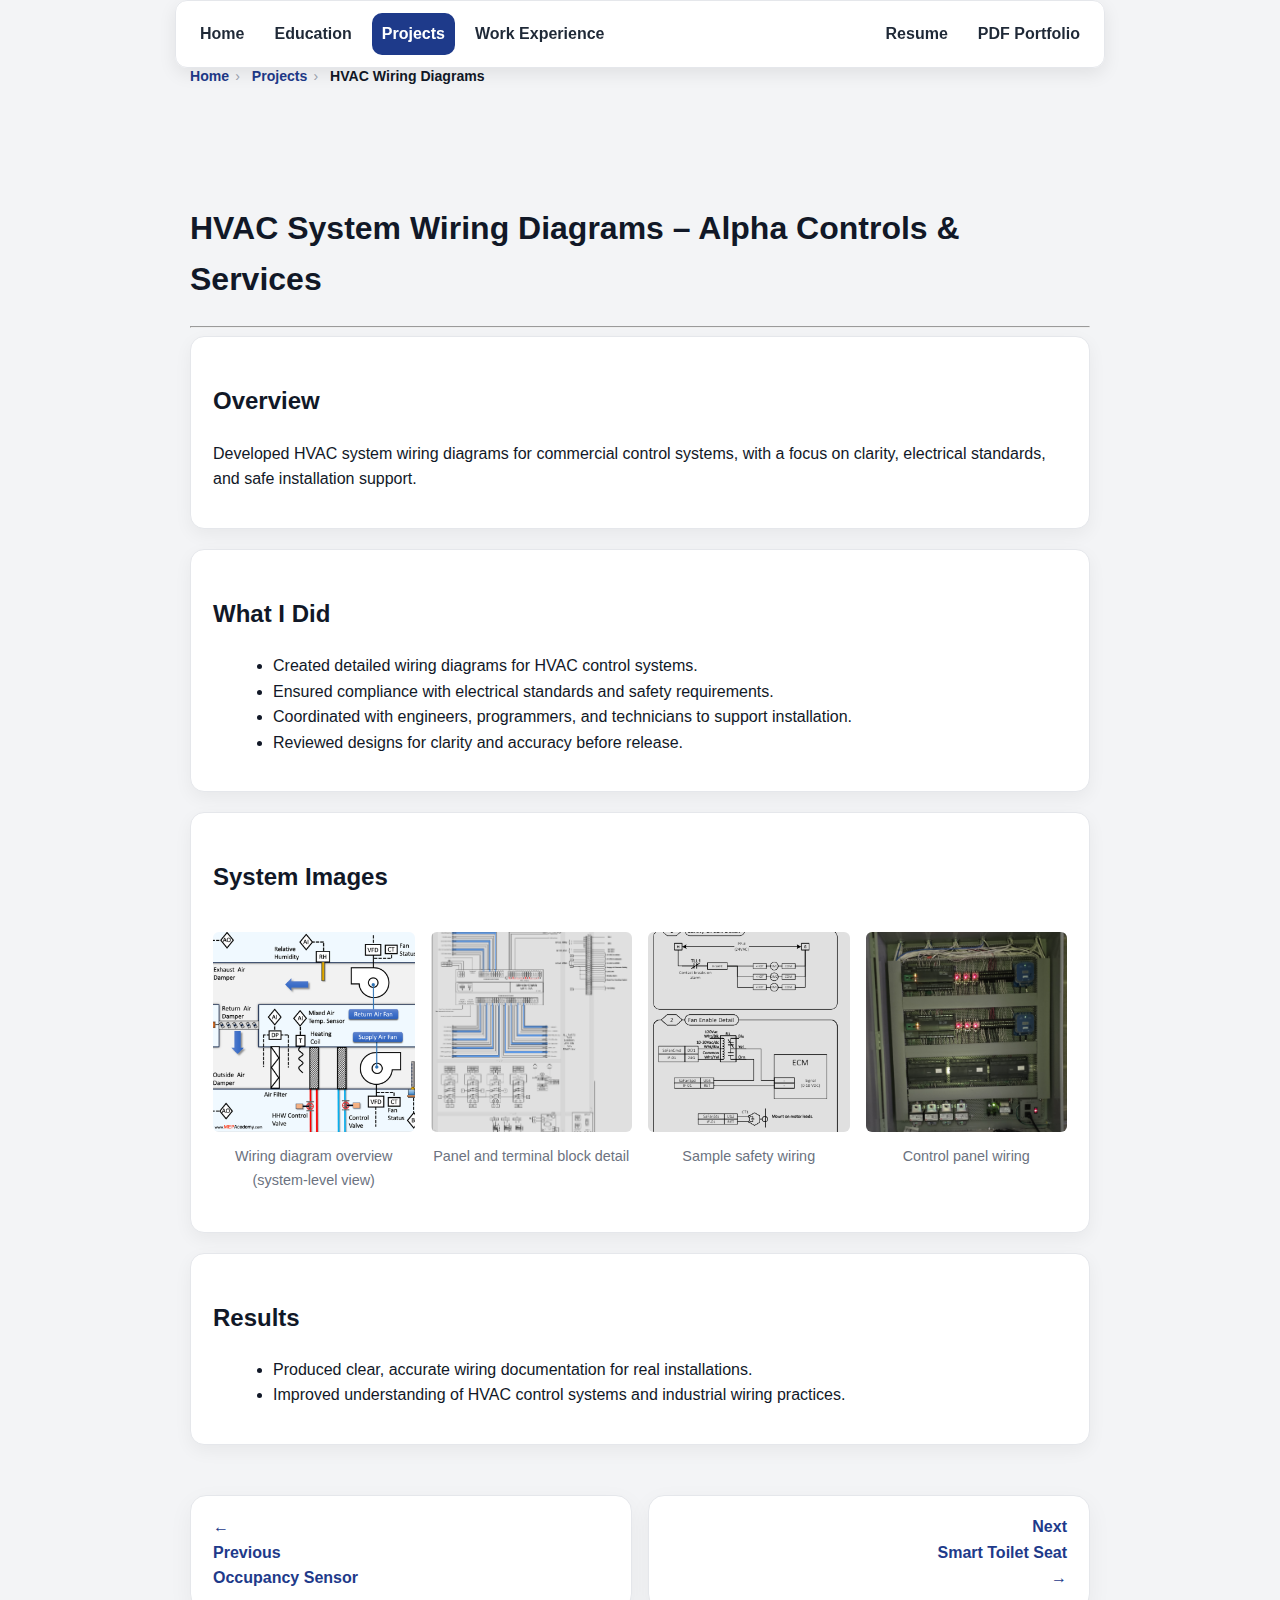
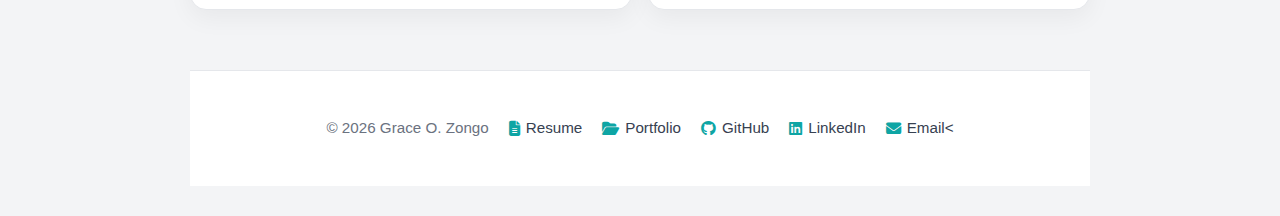
<file: ACS.html>
<!DOCTYPE html>
<html lang="en">
<head>
  <meta charset="UTF-8">
  <meta name="viewport" content="width=device-width, initial-scale=1">
  <title>HVAC Wiring Diagrams – Alpha Controls | Grace O. Zongo</title>
  <meta name="description" content="HVAC control system wiring diagrams created at Alpha Controls and Services — electrical schematics, panel detail, and safety wiring for commercial installations.">
  <link rel="stylesheet" href="style.css">
  <link rel="stylesheet" href="https://cdnjs.cloudflare.com/ajax/libs/font-awesome/6.5.1/css/all.min.css">
</head>
<body>

<nav class="top-nav">
  <a href="index.html">Home</a>
  <a href="education.html">Education</a>
  <a href="projects.html" class="active">Projects</a>
  <a href="work.html">Work Experience</a>
  <span class="nav-spacer"></span>
  <a href="Grace_Zongo_Resume.pdf" target="_blank">Resume</a>
  <a href="Grace_Zongo_Portfolio.pdf" target="_blank">PDF Portfolio</a>
</nav>

<nav class="breadcrumbs" aria-label="Breadcrumb">
  <ol class="crumbs">
    <li><a href="index.html">Home</a></li>
    <li><a href="projects.html">Projects</a></li>
    <li aria-current="page"><span>HVAC Wiring Diagrams</span></li>
  </ol>
</nav>

<main class="page-content">

  <h1>HVAC System Wiring Diagrams – Alpha Controls &amp; Services</h1>
  <hr class="accent-rule">

  <section class="card">
    <h2>Overview</h2>
    <p>
      Developed HVAC system wiring diagrams for commercial control systems, with a focus
      on clarity, electrical standards, and safe installation support.
    </p>
  </section>

  <section class="card">
    <h2>What I Did</h2>
    <ul>
      <li>Created detailed wiring diagrams for HVAC control systems.</li>
      <li>Ensured compliance with electrical standards and safety requirements.</li>
      <li>Coordinated with engineers, programmers, and technicians to support installation.</li>
      <li>Reviewed designs for clarity and accuracy before release.</li>
    </ul>
  </section>

  <section class="card">
    <h2>System Images</h2>
    <div class="image-grid">
      <figure>
        <img src="images/acs/ahu.png" alt="HVAC wiring overview" loading="lazy">
        <figcaption>Wiring diagram overview (system-level view)</figcaption>
      </figure>
      <figure>
        <img src="images/acs/controller.png" alt="Panel detail" loading="lazy">
        <figcaption>Panel and terminal block detail</figcaption>
      </figure>
      <figure>
        <img src="images/acs/safety.png" alt="Safety wiring" loading="lazy">
        <figcaption>Sample safety wiring</figcaption>
      </figure>
      <figure>
        <img src="images/acs/control-panel1.jpg" alt="Control panel wiring" loading="lazy">
        <figcaption>Control panel wiring</figcaption>
      </figure>
    </div>
  </section>

  <section class="card">
    <h2>Results</h2>
    <ul>
      <li>Produced clear, accurate wiring documentation for real installations.</li>
      <li>Improved understanding of HVAC control systems and industrial wiring practices.</li>
    </ul>
  </section>

  <nav class="project-pagination" aria-label="Project navigation">
    <a class="prev" href="occ-sensor.html">
      <span class="pagination-label">Previous</span>
      Occupancy Sensor
    </a>
    <a class="next" href="Bemis.html">
      <span class="pagination-label">Next</span>
      Smart Toilet Seat
    </a>
  </nav>

</main>

<footer>
  <p class="footer-links">
    © 2026 Grace O. Zongo
    <a href="Grace_Zongo_Resume.pdf" target="_blank"><i class="fa-solid fa-file-lines"></i> Resume</a>
    <a href="Grace_Zongo_Portfolio.pdf" target="_blank"><i class="fa-solid fa-folder-open"></i> Portfolio</a>
    <a href="https://github.com/zongr-ce" target="_blank"><i class="fa-brands fa-github"></i> GitHub</a>
    <a href="https://www.linkedin.com/in/grace-ozongo" target="_blank"><i class="fa-brands fa-linkedin"></i> LinkedIn</a>
    <a href="/cdn-cgi/l/email-protection#d0b7aabfbeb7bf90a7b9a3b3feb5b4a5" target="_blank"><i class="fa-solid fa-envelope"></i> Email<
</file>
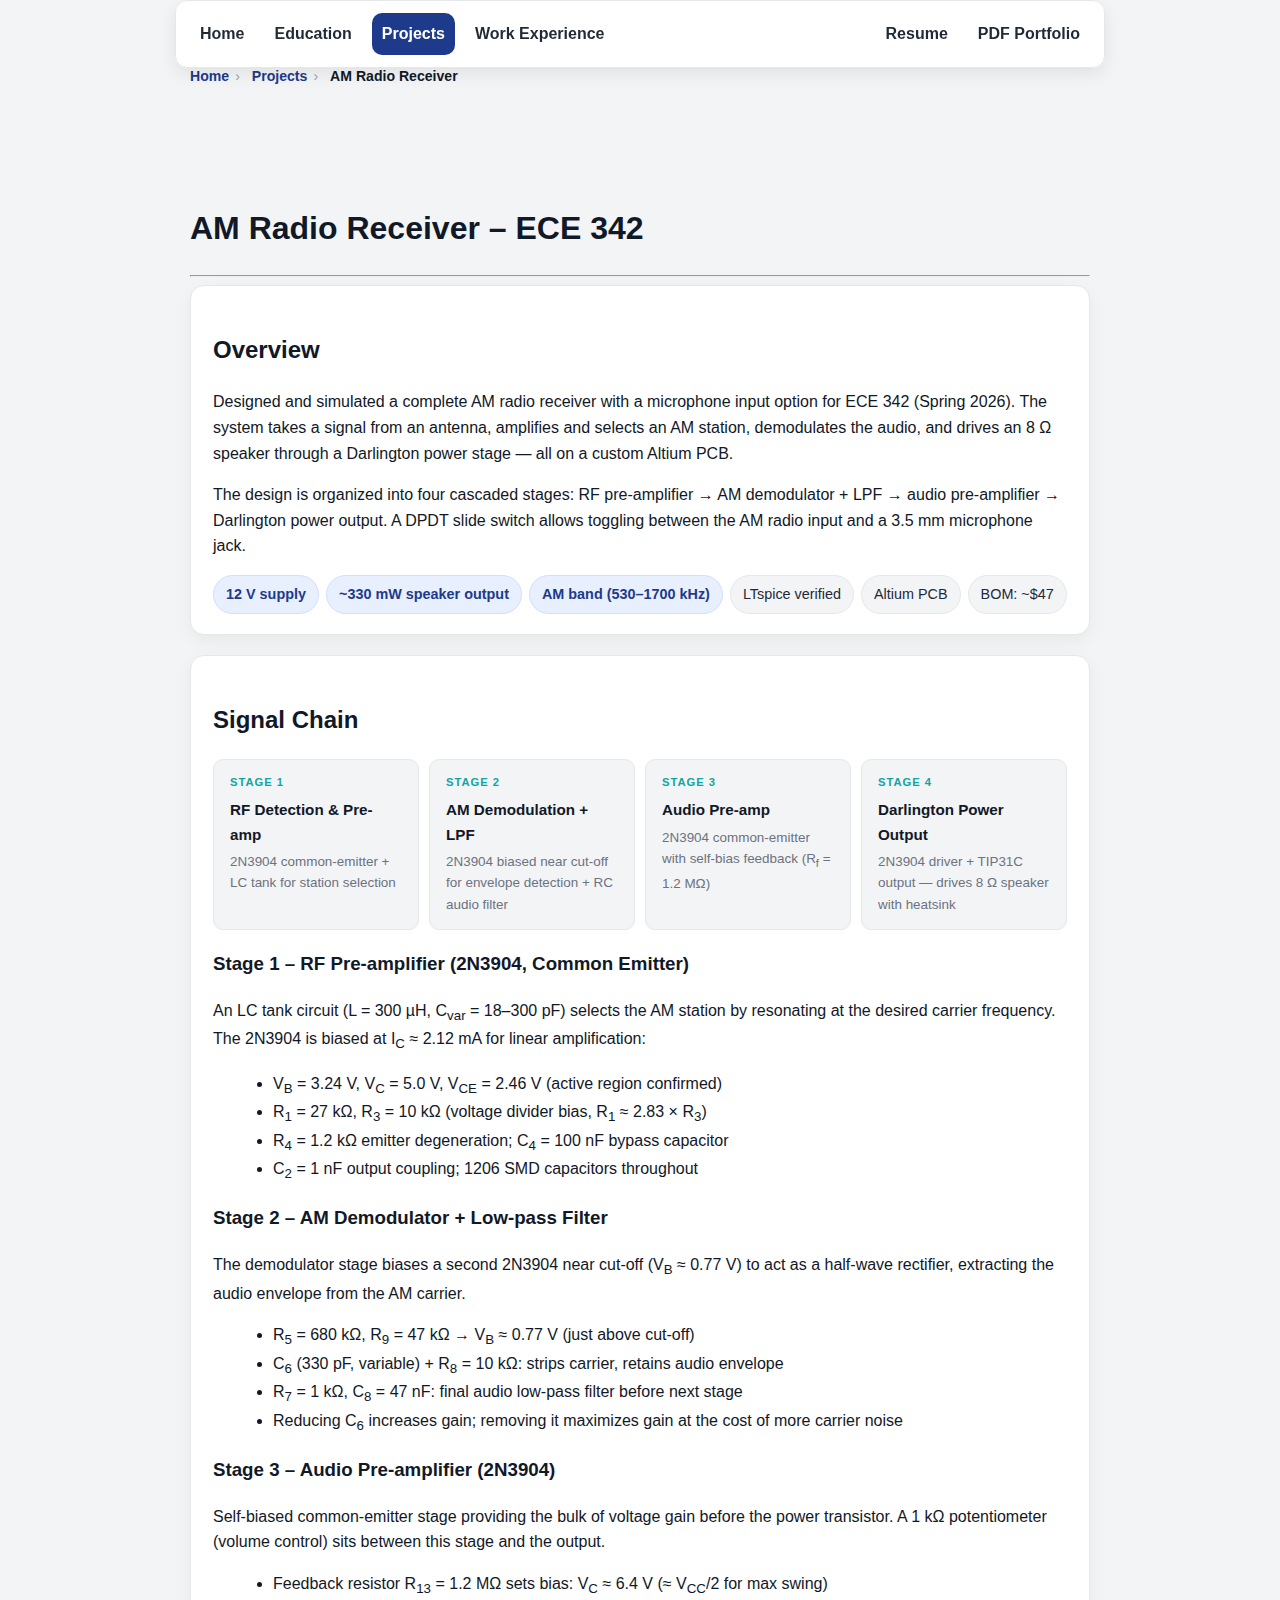
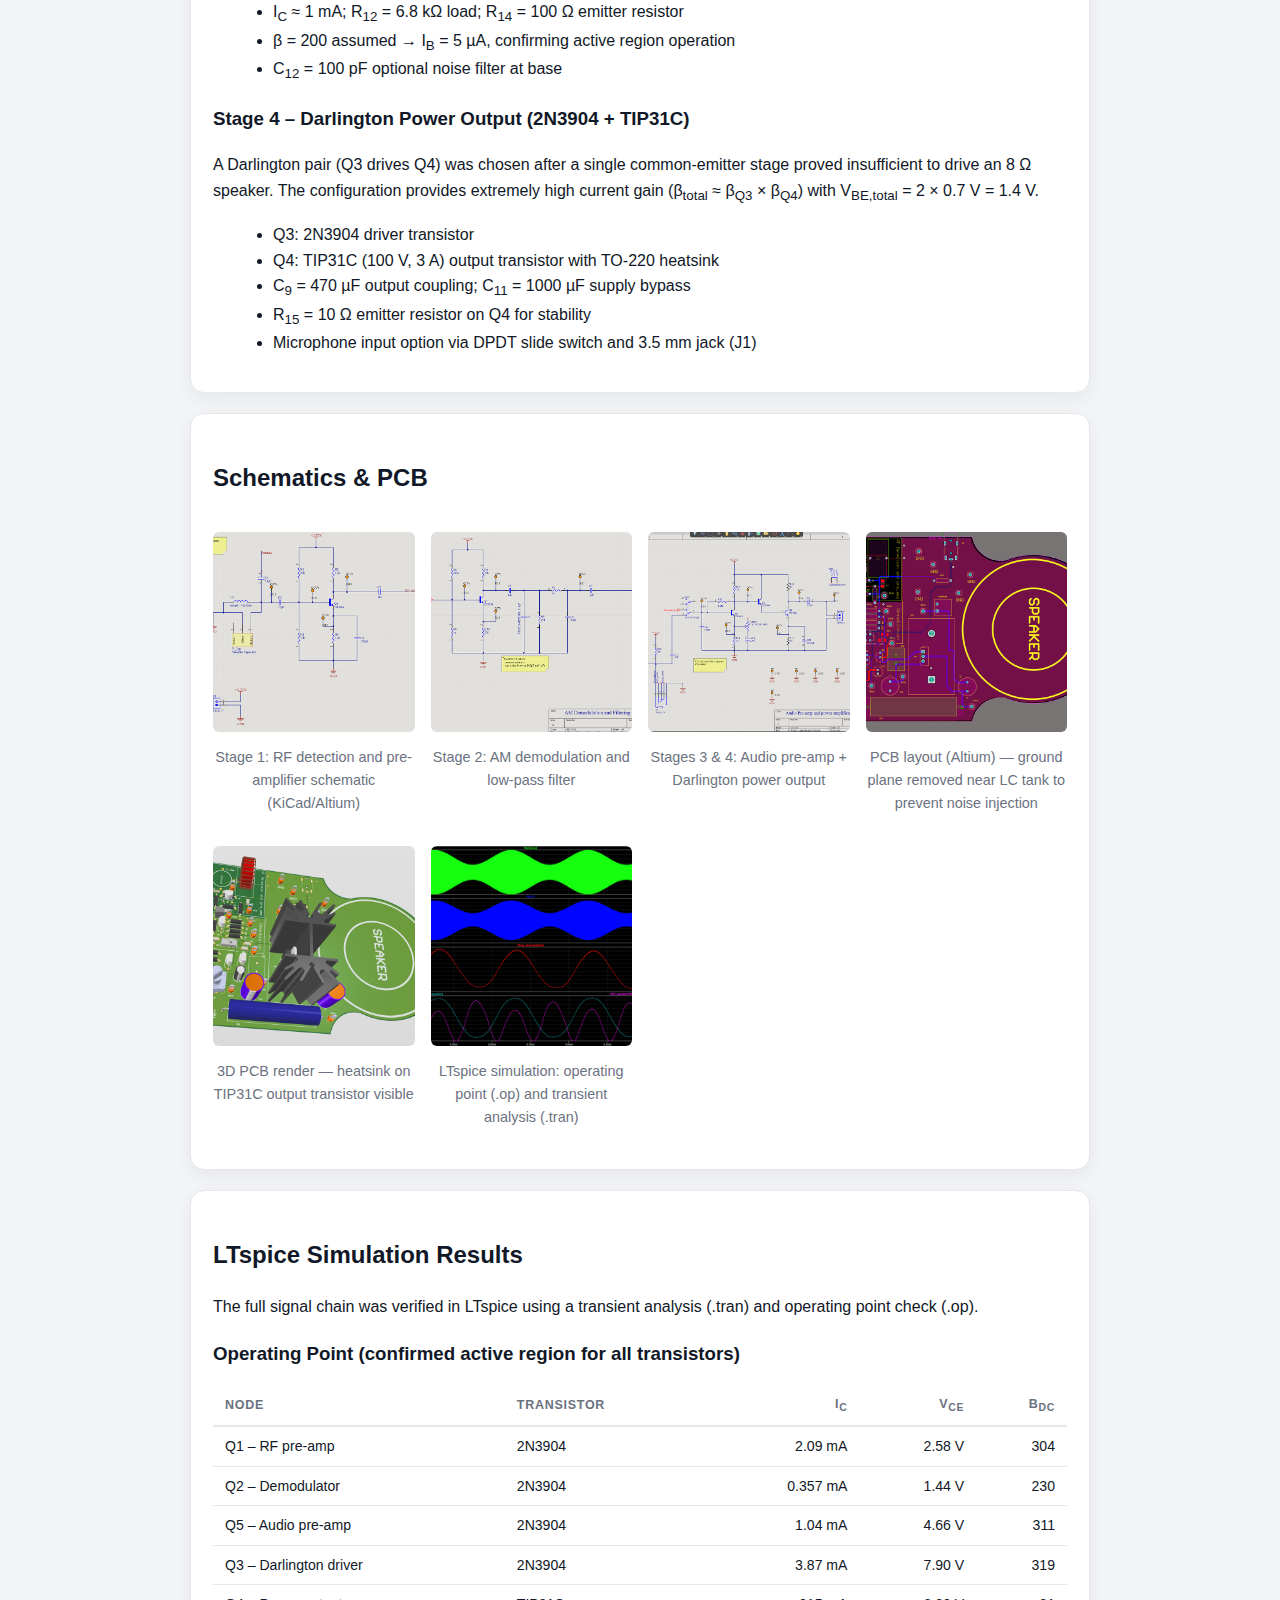
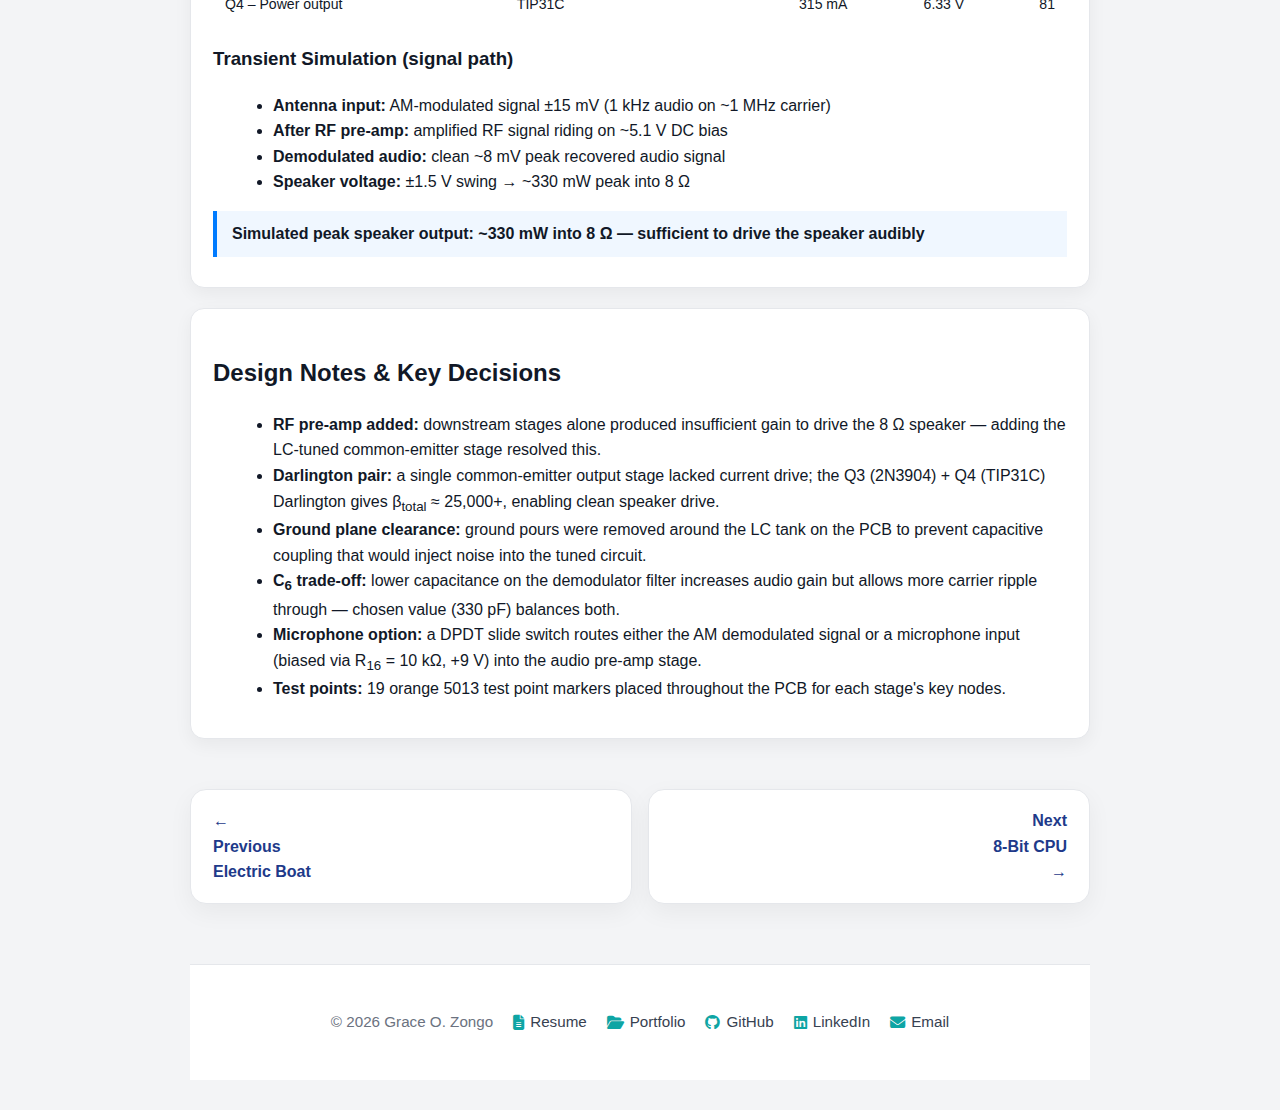
<file: am-radio.html>
<!DOCTYPE html>
<html lang="en">
<head>
  <meta charset="UTF-8">
  <meta name="viewport" content="width=device-width, initial-scale=1">
  <title>AM Radio Receiver – ECE 342 | Grace O. Zongo</title>
  <meta name="description" content="Full AM radio receiver with microphone option — RF pre-amplifier, envelope detector, audio pre-amp, and Darlington pair power stage. PCB designed in Altium, simulated in LTspice. ECE 342, Spring 2026.">
  <link rel="stylesheet" href="style.css">
  <link rel="stylesheet" href="https://cdnjs.cloudflare.com/ajax/libs/font-awesome/6.5.1/css/all.min.css">
</head>
<body>

<nav class="top-nav">
  <a href="index.html">Home</a>
  <a href="education.html">Education</a>
  <a href="projects.html" class="active">Projects</a>
  <a href="work.html">Work Experience</a>
  <span class="nav-spacer"></span>
  <a href="Grace_Zongo_Resume.pdf" target="_blank">Resume</a>
  <a href="Grace_Zongo_Portfolio.pdf" target="_blank">PDF Portfolio</a>
</nav>

<nav class="breadcrumbs" aria-label="Breadcrumb">
  <ol class="crumbs">
    <li><a href="index.html">Home</a></li>
    <li><a href="projects.html">Projects</a></li>
    <li aria-current="page"><span>AM Radio Receiver</span></li>
  </ol>
</nav>

<main class="page-content">

  <h1>AM Radio Receiver – ECE 342</h1>
  <hr class="accent-rule">

  <!-- OVERVIEW -->
  <section class="card">
    <h2>Overview</h2>
    <p>
      Designed and simulated a complete AM radio receiver with a microphone input option for ECE 342 (Spring 2026).
      The system takes a signal from an antenna, amplifies and selects an AM station, demodulates the audio,
      and drives an 8 Ω speaker through a Darlington power stage — all on a custom Altium PCB.
    </p>
    <p>
      The design is organized into four cascaded stages:
      RF pre-amplifier → AM demodulator + LPF → audio pre-amplifier → Darlington power output.
      A DPDT slide switch allows toggling between the AM radio input and a 3.5 mm microphone jack.
    </p>
    <div style="display:flex;flex-wrap:wrap;gap:7px;margin-top:14px;">
      <span class="chip chip-primary">12 V supply</span>
      <span class="chip chip-primary">~330 mW speaker output</span>
      <span class="chip chip-primary">AM band (530–1700 kHz)</span>
      <span class="chip">LTspice verified</span>
      <span class="chip">Altium PCB</span>
      <span class="chip">BOM: ~$47</span>
    </div>
  </section>

  <!-- SIGNAL CHAIN -->
  <section class="card">
    <h2>Signal Chain</h2>

    <!-- Stage blocks -->
    <div style="display:grid;grid-template-columns:repeat(auto-fit,minmax(180px,1fr));gap:10px;margin-bottom:18px;">

      <div style="background:var(--background);border:1px solid var(--border-light);border-radius:10px;padding:14px 16px;">
        <p style="font-size:0.7rem;font-weight:700;text-transform:uppercase;letter-spacing:0.09em;color:var(--accent);margin:0 0 6px;">Stage 1</p>
        <p style="font-weight:700;margin:0 0 4px;font-size:0.95rem;">RF Detection &amp; Pre-amp</p>
        <p style="font-size:0.84rem;color:var(--text-light);margin:0;">2N3904 common-emitter + LC tank for station selection</p>
      </div>

      <div style="background:var(--background);border:1px solid var(--border-light);border-radius:10px;padding:14px 16px;">
        <p style="font-size:0.7rem;font-weight:700;text-transform:uppercase;letter-spacing:0.09em;color:var(--accent);margin:0 0 6px;">Stage 2</p>
        <p style="font-weight:700;margin:0 0 4px;font-size:0.95rem;">AM Demodulation + LPF</p>
        <p style="font-size:0.84rem;color:var(--text-light);margin:0;">2N3904 biased near cut-off for envelope detection + RC audio filter</p>
      </div>

      <div style="background:var(--background);border:1px solid var(--border-light);border-radius:10px;padding:14px 16px;">
        <p style="font-size:0.7rem;font-weight:700;text-transform:uppercase;letter-spacing:0.09em;color:var(--accent);margin:0 0 6px;">Stage 3</p>
        <p style="font-weight:700;margin:0 0 4px;font-size:0.95rem;">Audio Pre-amp</p>
        <p style="font-size:0.84rem;color:var(--text-light);margin:0;">2N3904 common-emitter with self-bias feedback (R<sub>f</sub> = 1.2 MΩ)</p>
      </div>

      <div style="background:var(--background);border:1px solid var(--border-light);border-radius:10px;padding:14px 16px;">
        <p style="font-size:0.7rem;font-weight:700;text-transform:uppercase;letter-spacing:0.09em;color:var(--accent);margin:0 0 6px;">Stage 4</p>
        <p style="font-weight:700;margin:0 0 4px;font-size:0.95rem;">Darlington Power Output</p>
        <p style="font-size:0.84rem;color:var(--text-light);margin:0;">2N3904 driver + TIP31C output — drives 8 Ω speaker with heatsink</p>
      </div>

    </div>

    <h3>Stage 1 – RF Pre-amplifier (2N3904, Common Emitter)</h3>
    <p>
      An LC tank circuit (L = 300 µH, C<sub>var</sub> = 18–300 pF) selects the AM station by resonating
      at the desired carrier frequency. The 2N3904 is biased at I<sub>C</sub> ≈ 2.12 mA for linear amplification:
    </p>
    <ul>
      <li>V<sub>B</sub> = 3.24 V, V<sub>C</sub> = 5.0 V, V<sub>CE</sub> = 2.46 V (active region confirmed)</li>
      <li>R<sub>1</sub> = 27 kΩ, R<sub>3</sub> = 10 kΩ (voltage divider bias, R<sub>1</sub> ≈ 2.83 × R<sub>3</sub>)</li>
      <li>R<sub>4</sub> = 1.2 kΩ emitter degeneration; C<sub>4</sub> = 100 nF bypass capacitor</li>
      <li>C<sub>2</sub> = 1 nF output coupling; 1206 SMD capacitors throughout</li>
    </ul>

    <h3>Stage 2 – AM Demodulator + Low-pass Filter</h3>
    <p>
      The demodulator stage biases a second 2N3904 near cut-off (V<sub>B</sub> ≈ 0.77 V) to act as a
      half-wave rectifier, extracting the audio envelope from the AM carrier.
    </p>
    <ul>
      <li>R<sub>5</sub> = 680 kΩ, R<sub>9</sub> = 47 kΩ → V<sub>B</sub> ≈ 0.77 V (just above cut-off)</li>
      <li>C<sub>6</sub> (330 pF, variable) + R<sub>8</sub> = 10 kΩ: strips carrier, retains audio envelope</li>
      <li>R<sub>7</sub> = 1 kΩ, C<sub>8</sub> = 47 nF: final audio low-pass filter before next stage</li>
      <li>Reducing C<sub>6</sub> increases gain; removing it maximizes gain at the cost of more carrier noise</li>
    </ul>

    <h3>Stage 3 – Audio Pre-amplifier (2N3904)</h3>
    <p>
      Self-biased common-emitter stage providing the bulk of voltage gain before the power transistor.
      A 1 kΩ potentiometer (volume control) sits between this stage and the output.
    </p>
    <ul>
      <li>Feedback resistor R<sub>13</sub> = 1.2 MΩ sets bias: V<sub>C</sub> ≈ 6.4 V (≈ V<sub>CC</sub>/2 for max swing)</li>
      <li>I<sub>C</sub> ≈ 1 mA; R<sub>12</sub> = 6.8 kΩ load; R<sub>14</sub> = 100 Ω emitter resistor</li>
      <li>β = 200 assumed → I<sub>B</sub> = 5 µA, confirming active region operation</li>
      <li>C<sub>12</sub> = 100 pF optional noise filter at base</li>
    </ul>

    <h3>Stage 4 – Darlington Power Output (2N3904 + TIP31C)</h3>
    <p>
      A Darlington pair (Q3 drives Q4) was chosen after a single common-emitter stage proved insufficient
      to drive an 8 Ω speaker. The configuration provides extremely high current gain
      (β<sub>total</sub> ≈ β<sub>Q3</sub> × β<sub>Q4</sub>) with V<sub>BE,total</sub> = 2 × 0.7 V = 1.4 V.
    </p>
    <ul>
      <li>Q3: 2N3904 driver transistor</li>
      <li>Q4: TIP31C (100 V, 3 A) output transistor with TO-220 heatsink</li>
      <li>C<sub>9</sub> = 470 µF output coupling; C<sub>11</sub> = 1000 µF supply bypass</li>
      <li>R<sub>15</sub> = 10 Ω emitter resistor on Q4 for stability</li>
      <li>Microphone input option via DPDT slide switch and 3.5 mm jack (J1)</li>
    </ul>
  </section>

  <!-- SCHEMATICS & PCB -->
  <section class="card">
    <h2>Schematics &amp; PCB</h2>
    <div class="image-grid">
      <figure>
        <img src="images/am-radio/rf-detection-sch.png" alt="RF detection and pre-amp schematic" loading="lazy">
        <figcaption>Stage 1: RF detection and pre-amplifier schematic (KiCad/Altium)</figcaption>
      </figure>
      <figure>
        <img src="images/am-radio/demod-sch.png" alt="AM demodulation and LPF schematic" loading="lazy">
        <figcaption>Stage 2: AM demodulation and low-pass filter</figcaption>
      </figure>
      <figure>
        <img src="images/am-radio/audio-amp-sch.png" alt="Audio amplification schematic" loading="lazy">
        <figcaption>Stages 3 &amp; 4: Audio pre-amp + Darlington power output</figcaption>
      </figure>
      <figure>
        <img src="images/am-radio/pcb-layout.png" alt="PCB layout in Altium" loading="lazy">
        <figcaption>PCB layout (Altium) — ground plane removed near LC tank to prevent noise injection</figcaption>
      </figure>
      <figure>
        <img src="images/am-radio/pcb-3d.png" alt="3D PCB render" loading="lazy">
        <figcaption>3D PCB render — heatsink on TIP31C output transistor visible</figcaption>
      </figure>
      <figure>
        <img src="images/am-radio/ltspice-sim.png" alt="LTspice simulation" loading="lazy">
        <figcaption>LTspice simulation: operating point (.op) and transient analysis (.tran)</figcaption>
      </figure>
    </div>
  </section>

  <!-- SIMULATION -->
  <section class="card">
    <h2>LTspice Simulation Results</h2>
    <p>The full signal chain was verified in LTspice using a transient analysis (.tran) and operating point check (.op).</p>

    <h3>Operating Point (confirmed active region for all transistors)</h3>
    <div style="overflow-x:auto;margin-top:10px;">
      <table style="width:100%;border-collapse:collapse;font-size:0.88rem;">
        <thead>
          <tr style="border-bottom:2px solid var(--border-light);">
            <th style="text-align:left;padding:8px 12px;color:var(--text-light);font-weight:600;font-size:0.78rem;text-transform:uppercase;letter-spacing:0.06em;">Node</th>
            <th style="text-align:left;padding:8px 12px;color:var(--text-light);font-weight:600;font-size:0.78rem;text-transform:uppercase;letter-spacing:0.06em;">Transistor</th>
            <th style="text-align:right;padding:8px 12px;color:var(--text-light);font-weight:600;font-size:0.78rem;text-transform:uppercase;letter-spacing:0.06em;">I<sub>C</sub></th>
            <th style="text-align:right;padding:8px 12px;color:var(--text-light);font-weight:600;font-size:0.78rem;text-transform:uppercase;letter-spacing:0.06em;">V<sub>CE</sub></th>
            <th style="text-align:right;padding:8px 12px;color:var(--text-light);font-weight:600;font-size:0.78rem;text-transform:uppercase;letter-spacing:0.06em;">β<sub>DC</sub></th>
          </tr>
        </thead>
        <tbody>
          <tr style="border-bottom:1px solid var(--border-light);">
            <td style="padding:8px 12px;">Q1 – RF pre-amp</td>
            <td style="padding:8px 12px;">2N3904</td>
            <td style="padding:8px 12px;text-align:right;">2.09 mA</td>
            <td style="padding:8px 12px;text-align:right;">2.58 V</td>
            <td style="padding:8px 12px;text-align:right;">304</td>
          </tr>
          <tr style="border-bottom:1px solid var(--border-light);">
            <td style="padding:8px 12px;">Q2 – Demodulator</td>
            <td style="padding:8px 12px;">2N3904</td>
            <td style="padding:8px 12px;text-align:right;">0.357 mA</td>
            <td style="padding:8px 12px;text-align:right;">1.44 V</td>
            <td style="padding:8px 12px;text-align:right;">230</td>
          </tr>
          <tr style="border-bottom:1px solid var(--border-light);">
            <td style="padding:8px 12px;">Q5 – Audio pre-amp</td>
            <td style="padding:8px 12px;">2N3904</td>
            <td style="padding:8px 12px;text-align:right;">1.04 mA</td>
            <td style="padding:8px 12px;text-align:right;">4.66 V</td>
            <td style="padding:8px 12px;text-align:right;">311</td>
          </tr>
          <tr style="border-bottom:1px solid var(--border-light);">
            <td style="padding:8px 12px;">Q3 – Darlington driver</td>
            <td style="padding:8px 12px;">2N3904</td>
            <td style="padding:8px 12px;text-align:right;">3.87 mA</td>
            <td style="padding:8px 12px;text-align:right;">7.90 V</td>
            <td style="padding:8px 12px;text-align:right;">319</td>
          </tr>
          <tr>
            <td style="padding:8px 12px;">Q4 – Power output</td>
            <td style="padding:8px 12px;">TIP31C</td>
            <td style="padding:8px 12px;text-align:right;">315 mA</td>
            <td style="padding:8px 12px;text-align:right;">6.33 V</td>
            <td style="padding:8px 12px;text-align:right;">81</td>
          </tr>
        </tbody>
      </table>
    </div>

    <h3 style="margin-top:20px;">Transient Simulation (signal path)</h3>
    <ul>
      <li><strong>Antenna input:</strong> AM-modulated signal ±15 mV (1 kHz audio on ~1 MHz carrier)</li>
      <li><strong>After RF pre-amp:</strong> amplified RF signal riding on ~5.1 V DC bias</li>
      <li><strong>Demodulated audio:</strong> clean ~8 mV peak recovered audio signal</li>
      <li><strong>Speaker voltage:</strong> ±1.5 V swing → ~330 mW peak into 8 Ω</li>
    </ul>

    <div class="metric-highlight">
      Simulated peak speaker output: ~330 mW into 8 Ω — sufficient to drive the speaker audibly
    </div>
  </section>

  <!-- RESULTS & NOTES -->
  <section class="card">
    <h2>Design Notes &amp; Key Decisions</h2>
    <ul>
      <li><strong>RF pre-amp added:</strong> downstream stages alone produced insufficient gain to drive the 8 Ω speaker — adding the LC-tuned common-emitter stage resolved this.</li>
      <li><strong>Darlington pair:</strong> a single common-emitter output stage lacked current drive; the Q3 (2N3904) + Q4 (TIP31C) Darlington gives β<sub>total</sub> ≈ 25,000+, enabling clean speaker drive.</li>
      <li><strong>Ground plane clearance:</strong> ground pours were removed around the LC tank on the PCB to prevent capacitive coupling that would inject noise into the tuned circuit.</li>
      <li><strong>C<sub>6</sub> trade-off:</strong> lower capacitance on the demodulator filter increases audio gain but allows more carrier ripple through — chosen value (330 pF) balances both.</li>
      <li><strong>Microphone option:</strong> a DPDT slide switch routes either the AM demodulated signal or a microphone input (biased via R<sub>16</sub> = 10 kΩ, +9 V) into the audio pre-amp stage.</li>
      <li><strong>Test points:</strong> 19 orange 5013 test point markers placed throughout the PCB for each stage's key nodes.</li>
    </ul>
  </section>

  <!-- PAGINATION -->
  <nav class="project-pagination" aria-label="Project navigation">
    <a class="prev" href="electric-boat.html">
      <span class="pagination-label">Previous</span>
      Electric Boat
    </a>
    <a class="next" href="cpu.html">
      <span class="pagination-label">Next</span>
      8-Bit CPU
    </a>
  </nav>

</main>

<footer>
  <p class="footer-links">
    © 2026 Grace O. Zongo
    <a href="Grace_Zongo_Resume.pdf" target="_blank"><i class="fa-solid fa-file-lines"></i> Resume</a>
    <a href="Grace_Zongo_Portfolio.pdf" target="_blank"><i class="fa-solid fa-folder-open"></i> Portfolio</a>
    <a href="https://github.com/zongr-ce" target="_blank"><i class="fa-brands fa-github"></i> GitHub</a>
    <a href="https://www.linkedin.com/in/grace-ozongo" target="_blank"><i class="fa-brands fa-linkedin"></i> LinkedIn</a>
    <a href="mailto:gzongo@wisc.edu" target="_blank"><i class="fa-solid fa-envelope"></i> Email</a>
  </p>
</footer>

<!-- Table styles scoped here so they don't affect other pages -->
<style>
  table tr:hover { background: var(--background); }
</style>

</body>
</html>
</file>
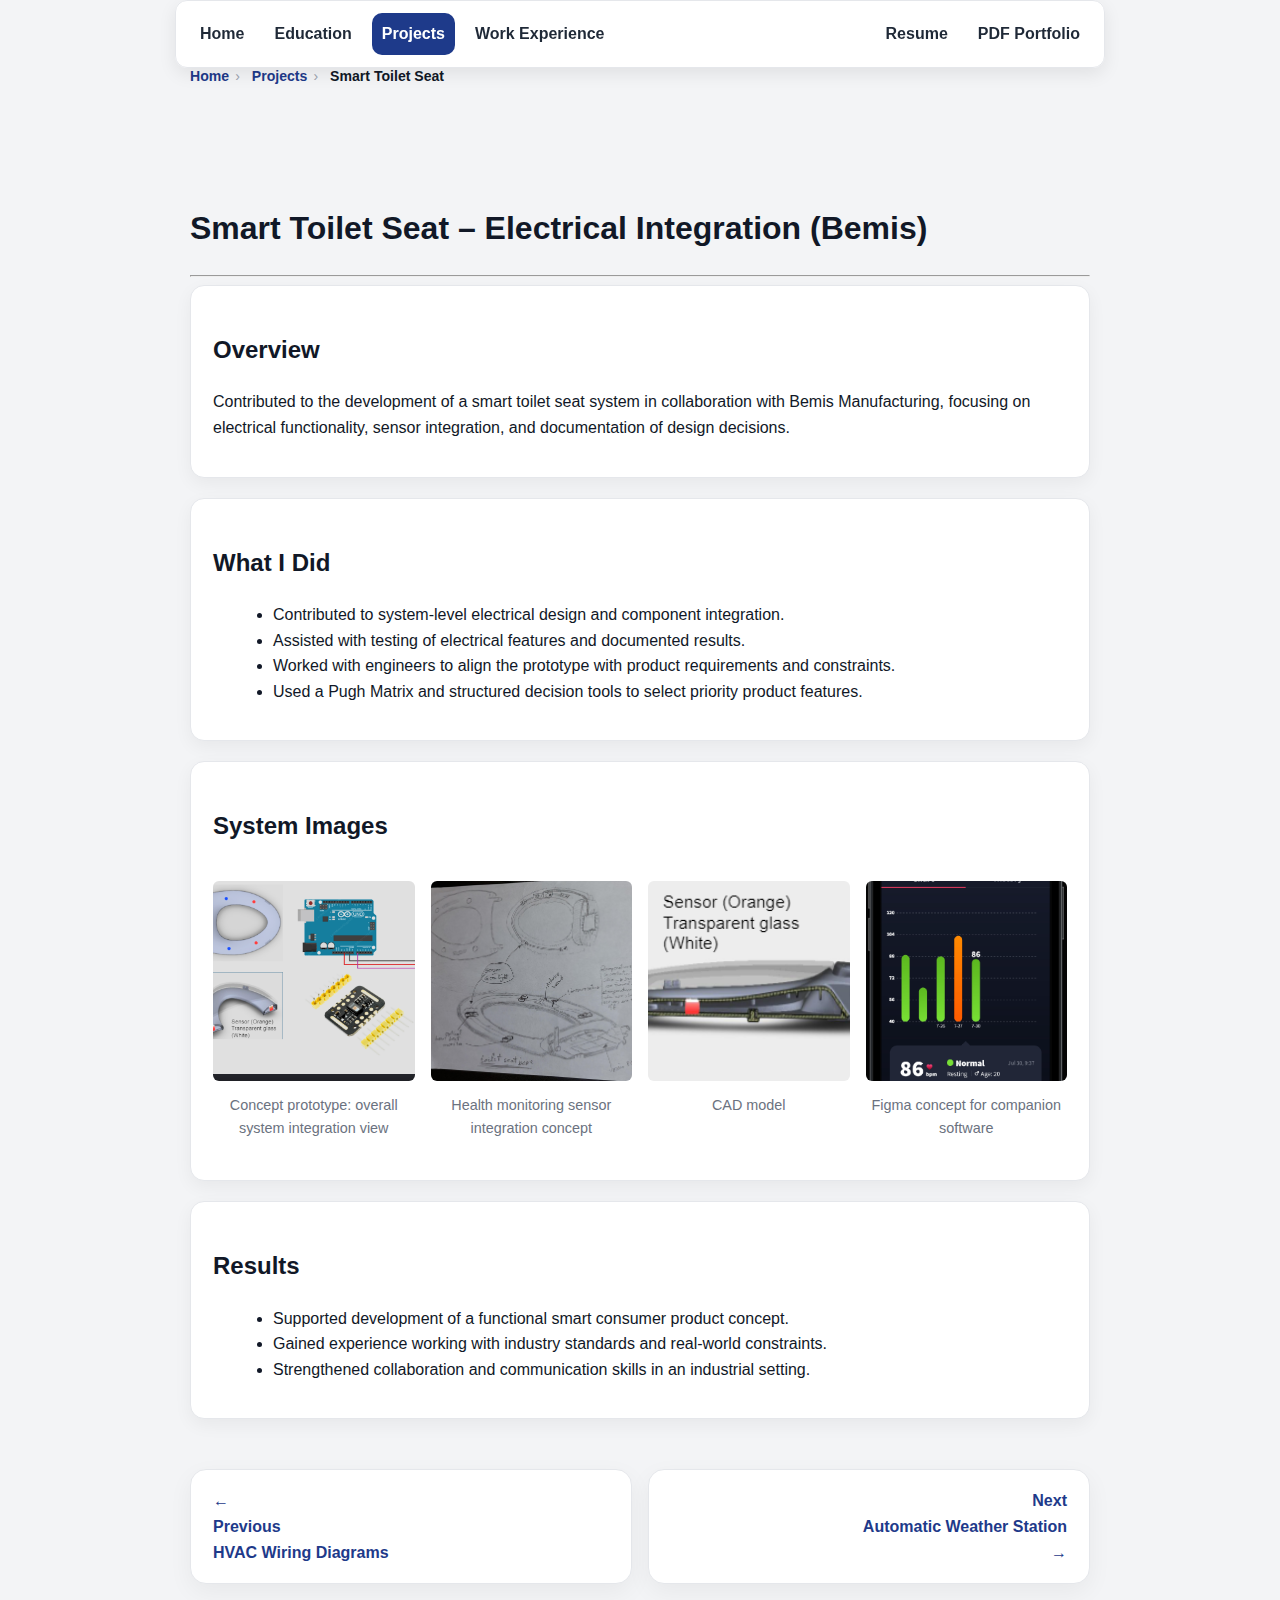
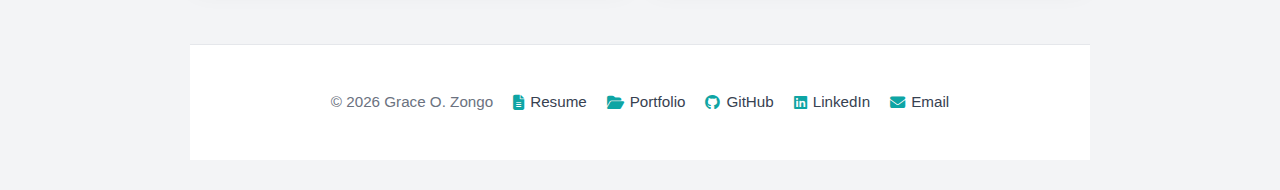
<file: Bemis.html>
<!DOCTYPE html>
<html lang="en">
<head>
  <meta charset="UTF-8">
  <meta name="viewport" content="width=device-width, initial-scale=1">
  <title>Smart Toilet Seat – Bemis | Grace O. Zongo</title>
  <meta name="description" content="Smart health-monitoring bidet seat concept for Bemis Manufacturing — electrical integration, sensor selection, Pugh Matrix feature prioritization, and prototype documentation.">
  <link rel="stylesheet" href="style.css">
  <link rel="stylesheet" href="https://cdnjs.cloudflare.com/ajax/libs/font-awesome/6.5.1/css/all.min.css">
</head>
<body>

<nav class="top-nav">
  <a href="index.html">Home</a>
  <a href="education.html">Education</a>
  <a href="projects.html" class="active">Projects</a>
  <a href="work.html">Work Experience</a>
  <span class="nav-spacer"></span>
  <a href="Grace_Zongo_Resume.pdf" target="_blank">Resume</a>
  <a href="Grace_Zongo_Portfolio.pdf" target="_blank">PDF Portfolio</a>
</nav>

<nav class="breadcrumbs" aria-label="Breadcrumb">
  <ol class="crumbs">
    <li><a href="index.html">Home</a></li>
    <li><a href="projects.html">Projects</a></li>
    <li aria-current="page"><span>Smart Toilet Seat</span></li>
  </ol>
</nav>

<main class="page-content">

  <h1>Smart Toilet Seat – Electrical Integration (Bemis)</h1>
  <hr class="accent-rule">

  <section class="card">
    <h2>Overview</h2>
    <p>
      Contributed to the development of a smart toilet seat system in collaboration with Bemis Manufacturing,
      focusing on electrical functionality, sensor integration, and documentation of design decisions.
    </p>
  </section>

  <section class="card">
    <h2>What I Did</h2>
    <ul>
      <li>Contributed to system-level electrical design and component integration.</li>
      <li>Assisted with testing of electrical features and documented results.</li>
      <li>Worked with engineers to align the prototype with product requirements and constraints.</li>
      <li>Used a Pugh Matrix and structured decision tools to select priority product features.</li>
    </ul>
  </section>

  <section class="card">
    <h2>System Images</h2>
    <div class="image-grid">
      <figure>
        <img src="images/bemis/bemis1.png" alt="Concept prototype overview">
        <figcaption>Concept prototype: overall system integration view</figcaption>
      </figure>
      <figure>
        <img src="images/bemis/bemis2.png" alt="Health monitoring sensor integration">
        <figcaption>Health monitoring sensor integration concept</figcaption>
      </figure>
      <figure>
        <img src="images/bemis/bemis5.png" alt="CAD prototype">
        <figcaption>CAD model</figcaption>
      </figure>
      <figure>
        <img src="images/bemis/bemis7-concept.png" alt="Figma UI concept">
        <figcaption>Figma concept for companion software</figcaption>
      </figure>
    </div>
  </section>

  <section class="card">
    <h2>Results</h2>
    <ul>
      <li>Supported development of a functional smart consumer product concept.</li>
      <li>Gained experience working with industry standards and real-world constraints.</li>
      <li>Strengthened collaboration and communication skills in an industrial setting.</li>
    </ul>
  </section>

  <nav class="project-pagination" aria-label="Project navigation">
    <a class="prev" href="ACS.html">
      <span class="pagination-label">Previous</span>
      HVAC Wiring Diagrams
    </a>
    <a class="next" href="aws.html">
      <span class="pagination-label">Next</span>
      Automatic Weather Station
    </a>
  </nav>

</main>

<footer>
  <p class="footer-links">
    © 2026 Grace O. Zongo
    <a href="Grace_Zongo_Resume.pdf" target="_blank"><i class="fa-solid fa-file-lines"></i> Resume</a>
    <a href="Grace_Zongo_Portfolio.pdf" target="_blank"><i class="fa-solid fa-folder-open"></i> Portfolio</a>
    <a href="https://github.com/zongr-ce" target="_blank"><i class="fa-brands fa-github"></i> GitHub</a>
    <a href="https://www.linkedin.com/in/grace-ozongo" target="_blank"><i class="fa-brands fa-linkedin"></i> LinkedIn</a>
    <a href="mailto:gzongo@wisc.edu" target="_blank"><i class="fa-solid fa-envelope"></i> Email</a>
  </p>
</footer>

</body>
</html>
</file>
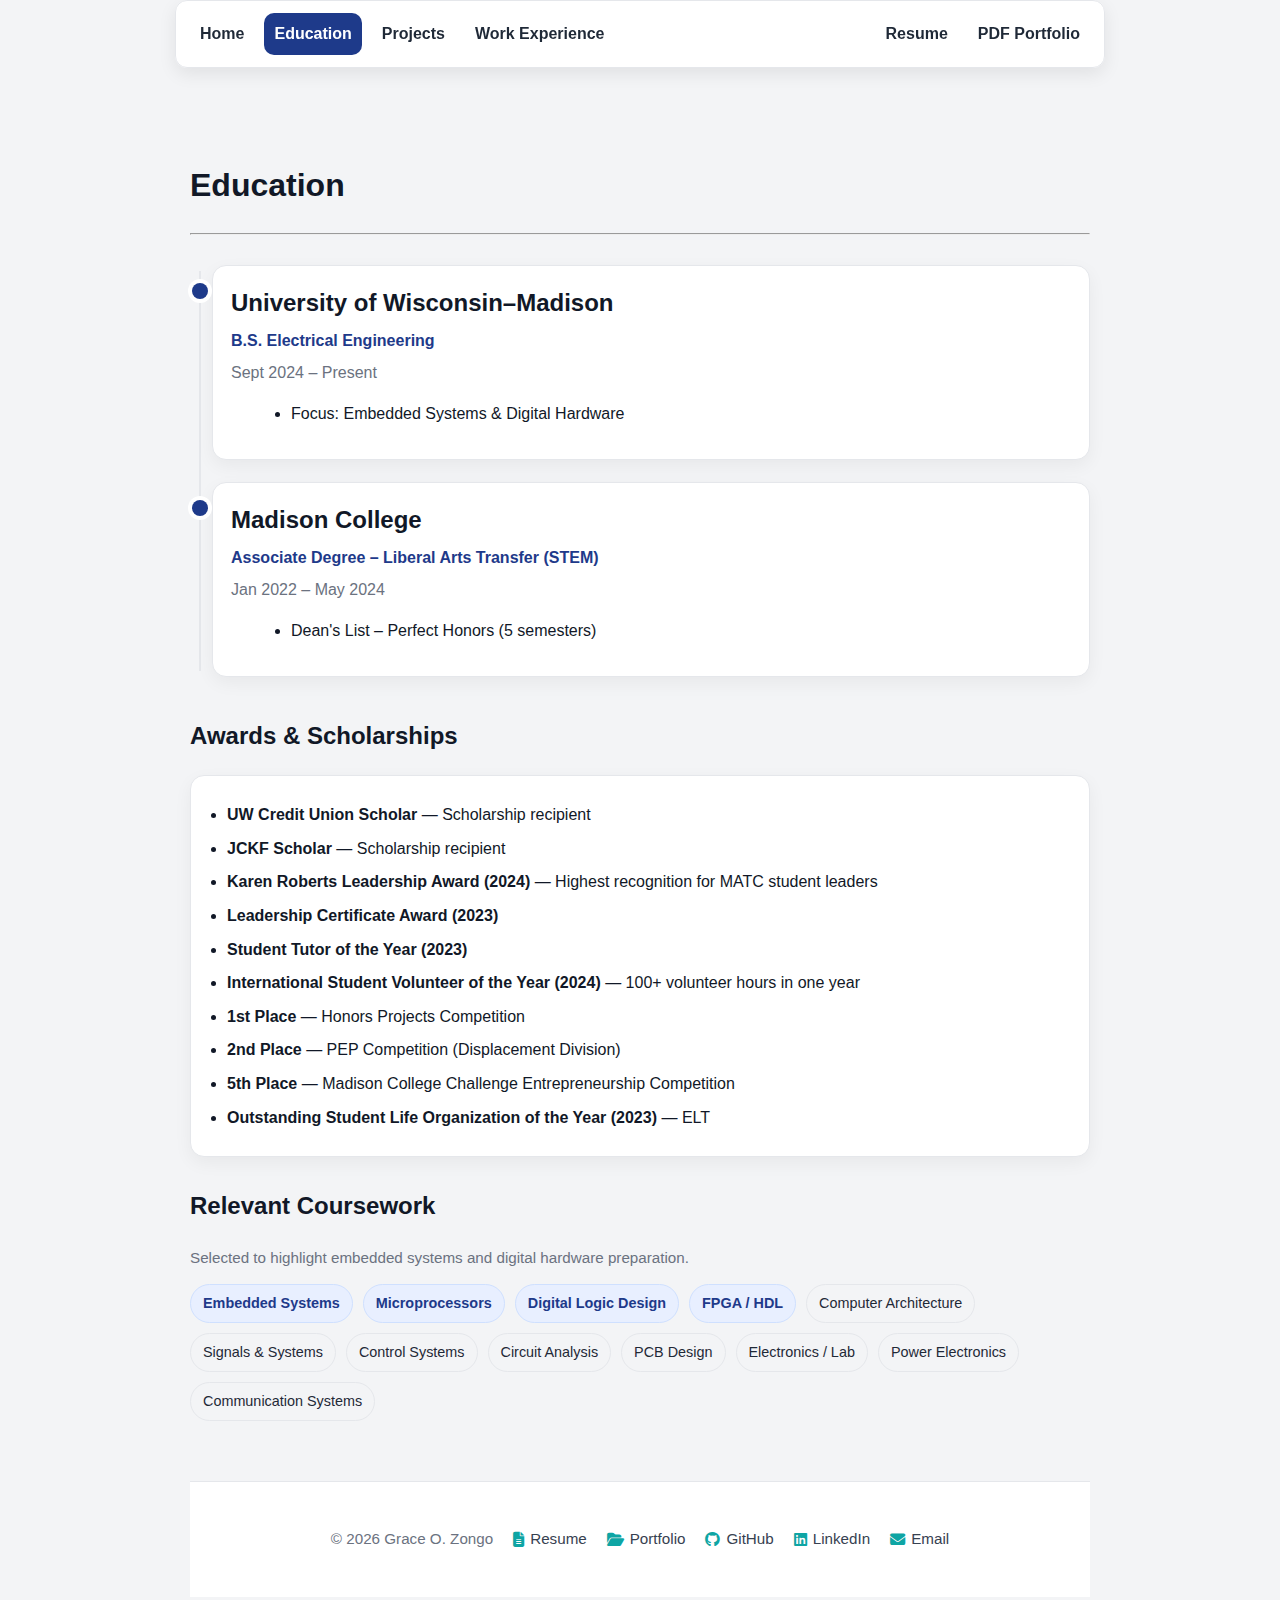
<file: education.html>
<!DOCTYPE html>
<html lang="en">
<head>
  <meta charset="UTF-8">
  <meta name="viewport" content="width=device-width, initial-scale=1">
  <title>Education | Grace O. Zongo</title>
  <meta name="description" content="Grace O. Zongo's education — B.S. Electrical Engineering at UW–Madison, Associate Degree from Madison College, awards, scholarships, and relevant coursework.">
  <link rel="stylesheet" href="style.css">
  <link rel="stylesheet" href="https://cdnjs.cloudflare.com/ajax/libs/font-awesome/6.5.1/css/all.min.css">
</head>
<body>

<nav class="top-nav">
  <a href="index.html">Home</a>
  <a href="education.html" class="active">Education</a>
  <a href="projects.html">Projects</a>
  <a href="work.html">Work Experience</a>
  <span class="nav-spacer"></span>
  <a href="Grace_Zongo_Resume.pdf" target="_blank">Resume</a>
  <a href="Grace_Zongo_Portfolio.pdf" target="_blank">PDF Portfolio</a>
</nav>

<main class="page-content">

  <h1>Education</h1>
  <hr class="accent-rule">

  <section class="timeline">

    <div class="timeline-item">
      <div class="timeline-dot"></div>
      <div class="timeline-content">
        <h2>University of Wisconsin–Madison</h2>
        <p class="edu-degree">B.S. Electrical Engineering</p>
        <p class="edu-meta">Sept 2024 – Present</p>
        <ul>
          <li>Focus: Embedded Systems &amp; Digital Hardware</li>
        </ul>
      </div>
    </div>

    <div class="timeline-item">
      <div class="timeline-dot"></div>
      <div class="timeline-content">
        <h2>Madison College</h2>
        <p class="edu-degree">Associate Degree – Liberal Arts Transfer (STEM)</p>
        <p class="edu-meta">Jan 2022 – May 2024</p>
        <ul>
          <li>Dean's List – Perfect Honors (5 semesters)</li>
        </ul>
      </div>
    </div>

  </section>

  <section class="edu-section">
    <h2>Awards &amp; Scholarships</h2>
    <div class="edu-card">
      <ul class="award-list">
        <li><strong>UW Credit Union Scholar</strong> — Scholarship recipient</li>
        <li><strong>JCKF Scholar</strong> — Scholarship recipient</li>
        <li><strong>Karen Roberts Leadership Award (2024)</strong> — Highest recognition for MATC student leaders</li>
        <li><strong>Leadership Certificate Award (2023)</strong></li>
        <li><strong>Student Tutor of the Year (2023)</strong></li>
        <li><strong>International Student Volunteer of the Year (2024)</strong> — 100+ volunteer hours in one year</li>
        <li><strong>1st Place</strong> — Honors Projects Competition</li>
        <li><strong>2nd Place</strong> — PEP Competition (Displacement Division)</li>
        <li><strong>5th Place</strong> — Madison College Challenge Entrepreneurship Competition</li>
        <li><strong>Outstanding Student Life Organization of the Year (2023)</strong> — ELT</li>
      </ul>
    </div>
  </section>

  <section class="edu-section">
    <h2>Relevant Coursework</h2>
    <p class="edu-note">Selected to highlight embedded systems and digital hardware preparation.</p>
    <div class="course-grid">
      <span class="chip chip-primary">Embedded Systems</span>
      <span class="chip chip-primary">Microprocessors</span>
      <span class="chip chip-primary">Digital Logic Design</span>
      <span class="chip chip-primary">FPGA / HDL</span>
      <span class="chip">Computer Architecture</span>
      <span class="chip">Signals &amp; Systems</span>
      <span class="chip">Control Systems</span>
      <span class="chip">Circuit Analysis</span>
      <span class="chip">PCB Design</span>
      <span class="chip">Electronics / Lab</span>
      <span class="chip">Power Electronics</span>
      <span class="chip">Communication Systems</span>
    </div>
  </section>

</main>

<footer>
  <p class="footer-links">
    © 2026 Grace O. Zongo
    <a href="Grace_Zongo_Resume.pdf" target="_blank"><i class="fa-solid fa-file-lines"></i> Resume</a>
    <a href="Grace_Zongo_Portfolio.pdf" target="_blank"><i class="fa-solid fa-folder-open"></i> Portfolio</a>
    <a href="https://github.com/zongr-ce" target="_blank"><i class="fa-brands fa-github"></i> GitHub</a>
    <a href="https://www.linkedin.com/in/grace-ozongo" target="_blank"><i class="fa-brands fa-linkedin"></i> LinkedIn</a>
    <a href="mailto:gzongo@wisc.edu" target="_blank"><i class="fa-solid fa-envelope"></i> Email</a>
  </p>
</footer>

</body>
</html>
</file>
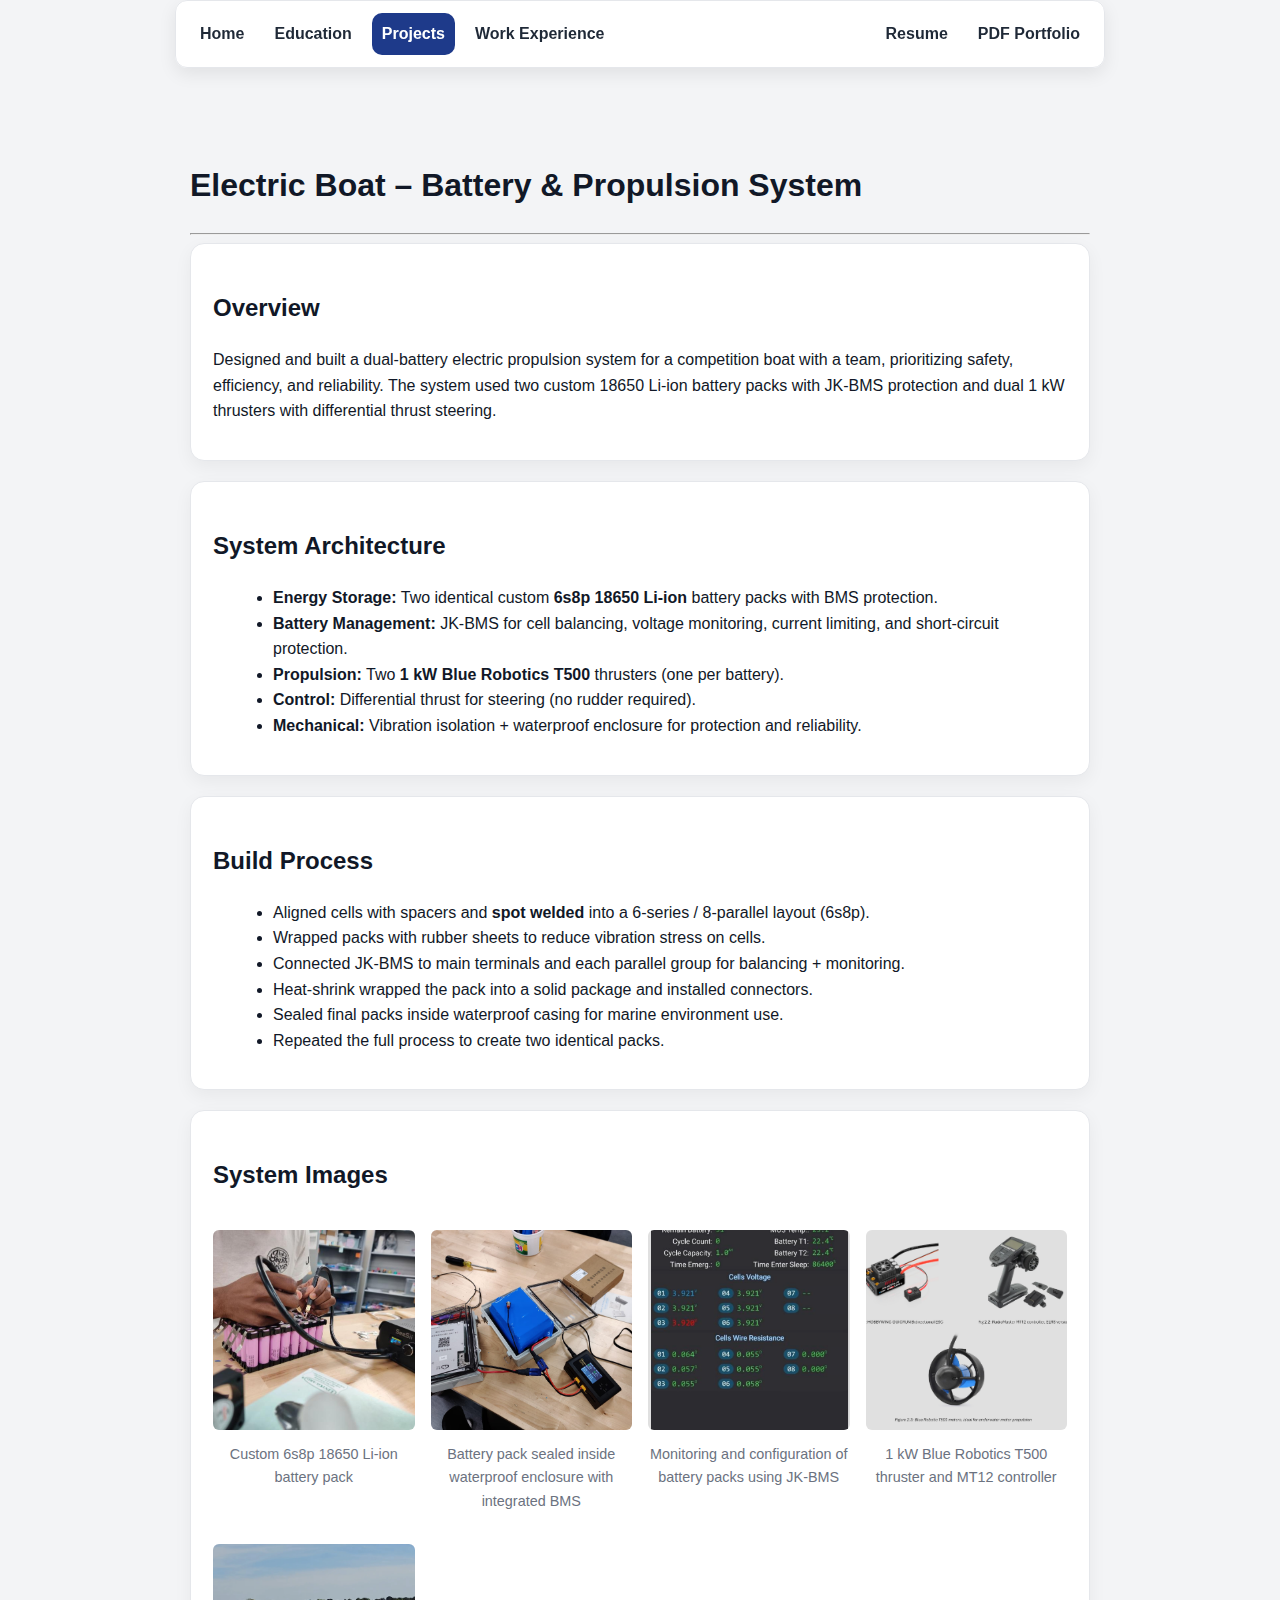
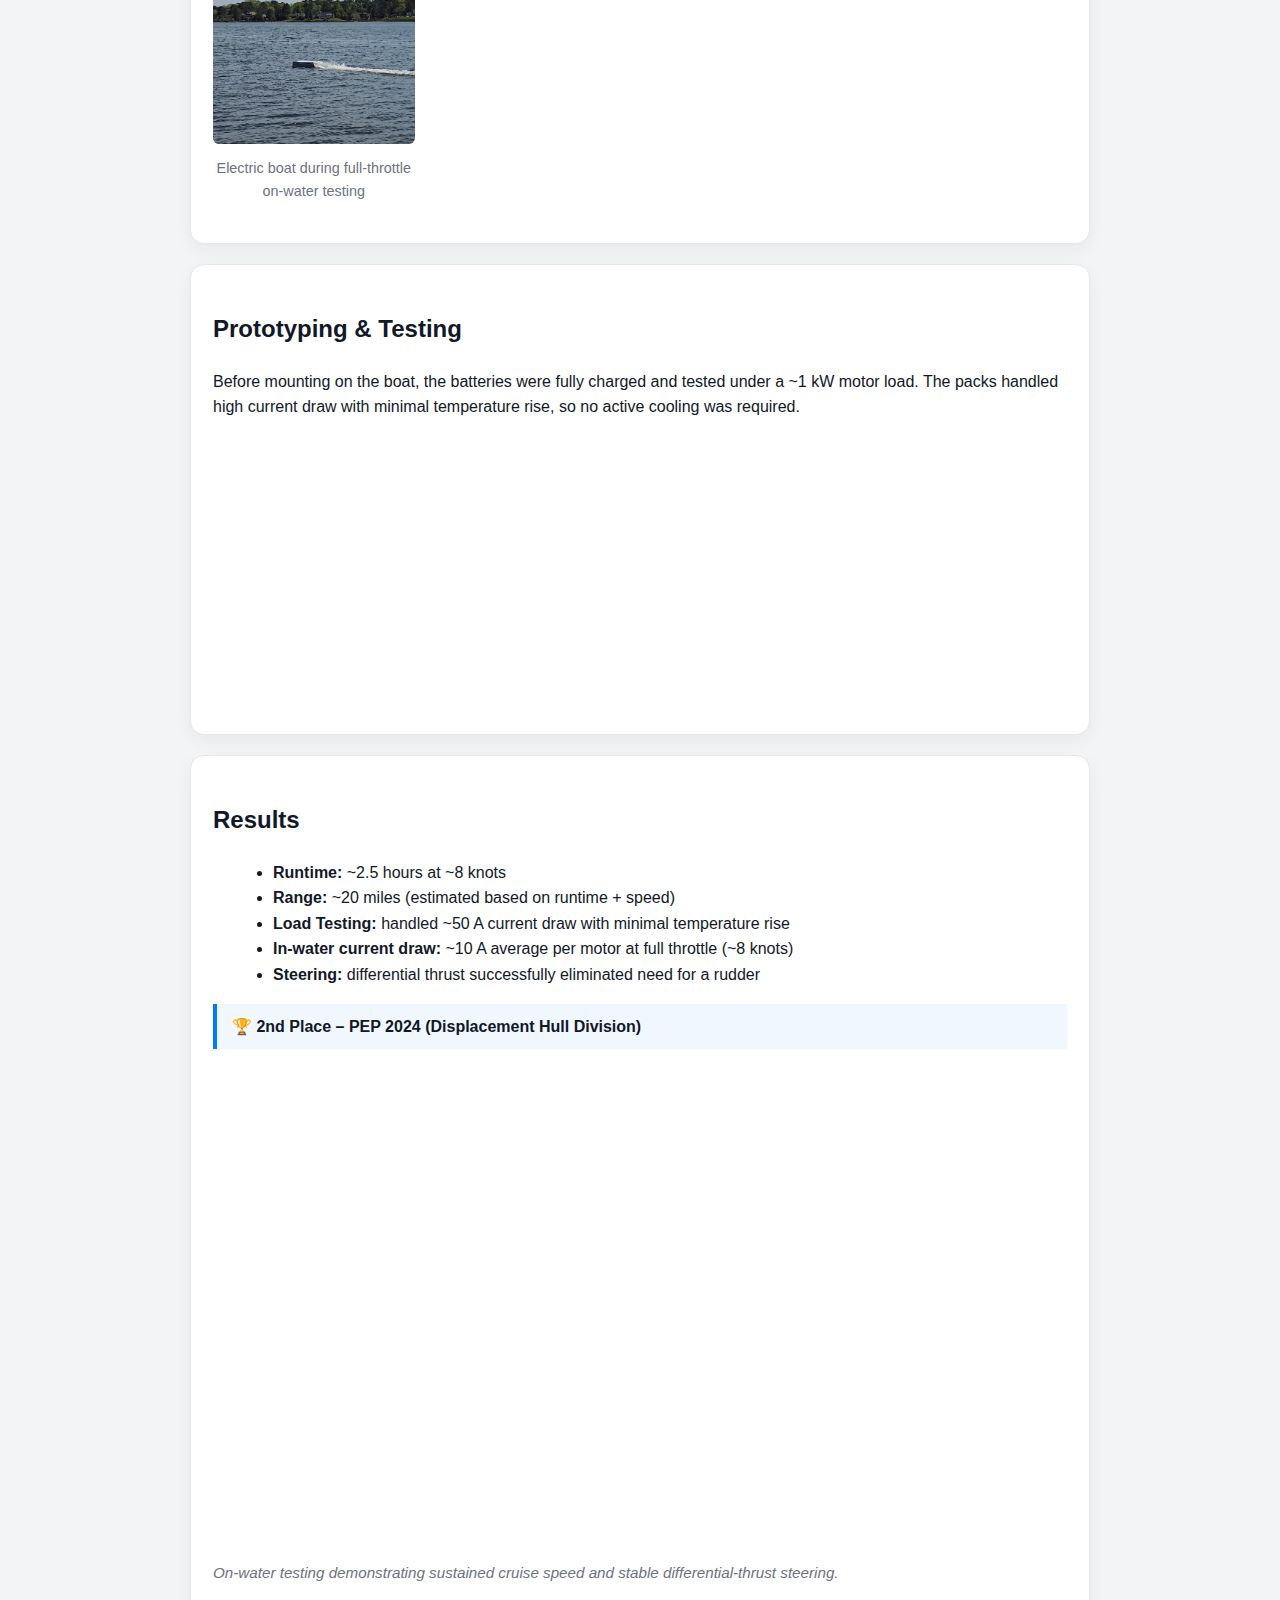
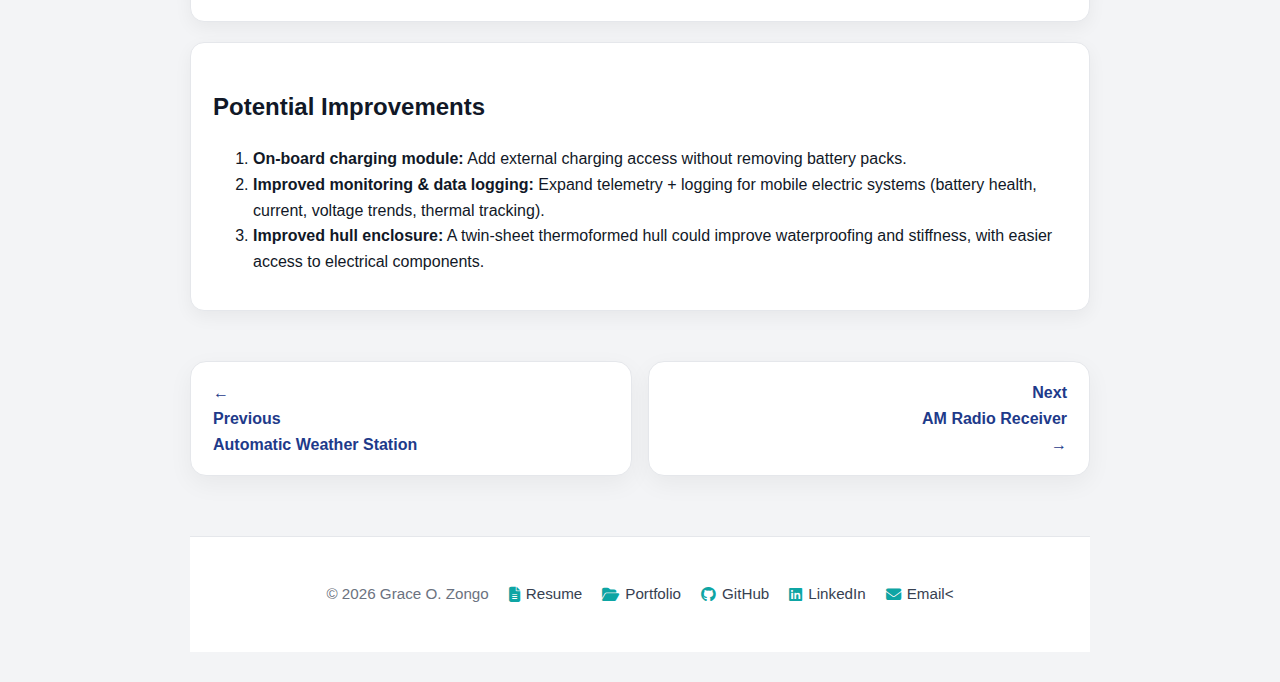
<file: electric-boat.html>
<!DOCTYPE html>
<html lang="en">
<head>
  <meta charset="UTF-8">
  <meta name="viewport" content="width=device-width, initial-scale=1">
  <title>Electric Boat – Battery &amp; Propulsion | Grace O. Zongo</title>
  <meta name="description" content="Custom dual 6s8p Li-ion battery packs with JK-BMS and dual 1 kW Blue Robotics T500 thrusters — 2nd place at PEP 2024.">
  <link rel="stylesheet" href="style.css">
  <link rel="stylesheet" href="https://cdnjs.cloudflare.com/ajax/libs/font-awesome/6.5.1/css/all.min.css">
</head>
<body>

<nav class="top-nav">
  <a href="index.html">Home</a>
  <a href="education.html">Education</a>
  <a href="projects.html" class="active">Projects</a>
  <a href="work.html">Work Experience</a>
  <span class="nav-spacer"></span>
  <a href="Grace_Zongo_Resume.pdf" target="_blank">Resume</a>
  <a href="Grace_Zongo_Portfolio.pdf" target="_blank">PDF Portfolio</a>
</nav>

<main class="page-content">

  <h1>Electric Boat – Battery &amp; Propulsion System</h1>
  <hr class="accent-rule">

  <section class="card">
    <h2>Overview</h2>
    <p>
      Designed and built a dual-battery electric propulsion system for a competition boat with a team,
      prioritizing safety, efficiency, and reliability. The system used two custom 18650 Li-ion battery packs
      with JK-BMS protection and dual 1 kW thrusters with differential thrust steering.
    </p>
  </section>

  <section class="card">
    <h2>System Architecture</h2>
    <ul>
      <li><strong>Energy Storage:</strong> Two identical custom <strong>6s8p 18650 Li-ion</strong> battery packs with BMS protection.</li>
      <li><strong>Battery Management:</strong> JK-BMS for cell balancing, voltage monitoring, current limiting, and short-circuit protection.</li>
      <li><strong>Propulsion:</strong> Two <strong>1 kW Blue Robotics T500</strong> thrusters (one per battery).</li>
      <li><strong>Control:</strong> Differential thrust for steering (no rudder required).</li>
      <li><strong>Mechanical:</strong> Vibration isolation + waterproof enclosure for protection and reliability.</li>
    </ul>
  </section>

  <section class="card">
    <h2>Build Process</h2>
    <ul>
      <li>Aligned cells with spacers and <strong>spot welded</strong> into a 6-series / 8-parallel layout (6s8p).</li>
      <li>Wrapped packs with rubber sheets to reduce vibration stress on cells.</li>
      <li>Connected JK-BMS to main terminals and each parallel group for balancing + monitoring.</li>
      <li>Heat-shrink wrapped the pack into a solid package and installed connectors.</li>
      <li>Sealed final packs inside waterproof casing for marine environment use.</li>
      <li>Repeated the full process to create two identical packs.</li>
    </ul>
  </section>

  <section class="card">
    <h2>System Images</h2>
    <div class="image-grid">
      <figure>
        <img src="images/electric-boat/battery-pack.png" alt="Battery pack internals" loading="lazy">
        <figcaption>Custom 6s8p 18650 Li-ion battery pack</figcaption>
      </figure>
      <figure>
        <img src="images/electric-boat/battery_enclosure.jpg" alt="Battery enclosure" loading="lazy">
        <figcaption>Battery pack sealed inside waterproof enclosure with integrated BMS</figcaption>
      </figure>
      <figure>
        <img src="images/electric-boat/BMS-monitoring.png" alt="BMS monitoring" loading="lazy">
        <figcaption>Monitoring and configuration of battery packs using JK-BMS</figcaption>
      </figure>
      <figure>
        <img src="images/electric-boat/remote-control-thruster.png" alt="T500 thruster and MT12 controller" loading="lazy">
        <figcaption>1 kW Blue Robotics T500 thruster and MT12 controller</figcaption>
      </figure>
      <figure>
        <img src="images/electric-boat/boat_water_test2.jpg" alt="Boat water testing" loading="lazy">
        <figcaption>Electric boat during full-throttle on-water testing</figcaption>
      </figure>
    </div>
  </section>

  <section class="card">
    <h2>Prototyping &amp; Testing</h2>
    <p>
      Before mounting on the boat, the batteries were fully charged and tested under a ~1 kW motor load.
      The packs handled high current draw with minimal temperature rise, so no active cooling was required.
    </p>
    <div class="video-grid">
      <div class="video-container">
        <iframe src="https://www.youtube.com/embed/fVf2vQFFWI0" title="Prototype testing" allowfullscreen loading="lazy"></iframe>
      </div>
      <div class="video-container">
        <iframe src="https://www.youtube.com/embed/ZHzxq1XYqJM" title="Indoor testing" allowfullscreen loading="lazy"></iframe>
      </div>
    </div>
  </section>

  <section class="card">
    <h2>Results</h2>
    <ul>
      <li><strong>Runtime:</strong> ~2.5 hours at ~8 knots</li>
      <li><strong>Range:</strong> ~20 miles (estimated based on runtime + speed)</li>
      <li><strong>Load Testing:</strong> handled ~50 A current draw with minimal temperature rise</li>
      <li><strong>In-water current draw:</strong> ~10 A average per motor at full throttle (~8 knots)</li>
      <li><strong>Steering:</strong> differential thrust successfully eliminated need for a rudder</li>
    </ul>
    <div class="metric-highlight">
      🏆 2nd Place – PEP 2024 (Displacement Hull Division)
    </div>
    <div class="video-container">
      <iframe src="https://www.youtube.com/embed/9FD3SnGXR5w" title="Electric Boat Water Test" allowfullscreen loading="lazy"></iframe>
    </div>
    <p><em>On-water testing demonstrating sustained cruise speed and stable differential-thrust steering.</em></p>
  </section>

  <section class="card">
    <h2>Potential Improvements</h2>
    <ol>
      <li><strong>On-board charging module:</strong> Add external charging access without removing battery packs.</li>
      <li><strong>Improved monitoring &amp; data logging:</strong> Expand telemetry + logging for mobile electric systems (battery health, current, voltage trends, thermal tracking).</li>
      <li><strong>Improved hull enclosure:</strong> A twin-sheet thermoformed hull could improve waterproofing and stiffness, with easier access to electrical components.</li>
    </ol>
  </section>

  <nav class="project-pagination" aria-label="Project navigation">
    <a class="prev" href="aws.html">
      <span class="pagination-label">Previous</span>
      Automatic Weather Station
    </a>
    <a class="next" href="am-radio.html">
      <span class="pagination-label">Next</span>
      AM Radio Receiver
    </a>
  </nav>

</main>

<footer>
  <p class="footer-links">
    © 2026 Grace O. Zongo
    <a href="Grace_Zongo_Resume.pdf" target="_blank"><i class="fa-solid fa-file-lines"></i> Resume</a>
    <a href="Grace_Zongo_Portfolio.pdf" target="_blank"><i class="fa-solid fa-folder-open"></i> Portfolio</a>
    <a href="https://github.com/zongr-ce" target="_blank"><i class="fa-brands fa-github"></i> GitHub</a>
    <a href="https://www.linkedin.com/in/grace-ozongo" target="_blank"><i class="fa-brands fa-linkedin"></i> LinkedIn</a>
    <a href="/cdn-cgi/l/email-protection#2a4d5045444d456a5d435949044f4e5f" target="_blank"><i class="fa-solid fa-envelope"></i> Email<
</file>
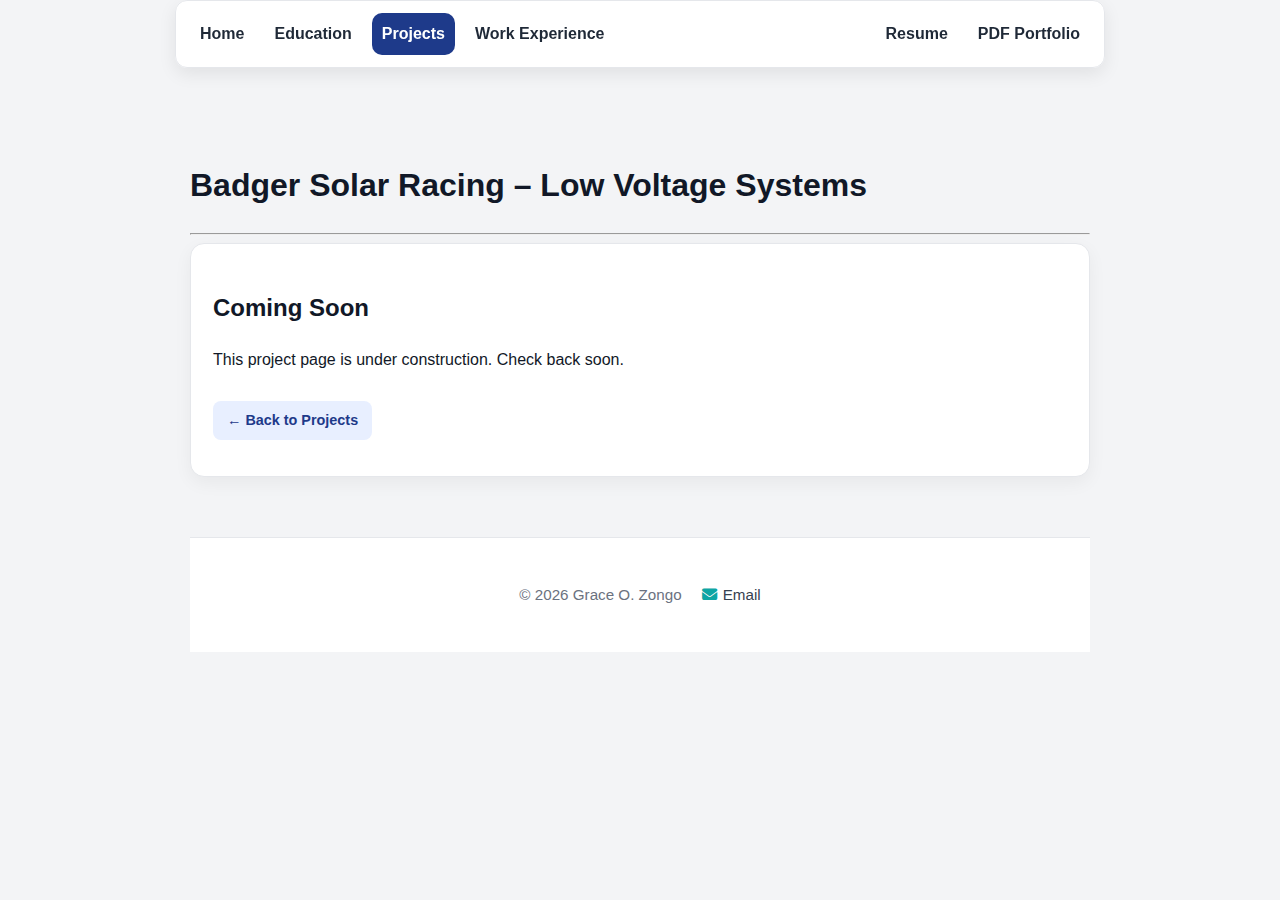
<file: solar-racing.html>
<!DOCTYPE html>
<html lang="en">
<head>
  <meta charset="UTF-8">
  <meta name="viewport" content="width=device-width, initial-scale=1">
  <title>Solar Racing | Grace O. Zongo</title>
  <link rel="stylesheet" href="style.css">
  <link rel="stylesheet" href="https://cdnjs.cloudflare.com/ajax/libs/font-awesome/6.5.1/css/all.min.css">
</head>
<body>
<nav class="top-nav">
  <a href="index.html">Home</a>
  <a href="education.html">Education</a>
  <a href="projects.html" class="active">Projects</a>
  <a href="work.html">Work Experience</a>
  <span class="nav-spacer"></span>
  <a href="Grace_Zongo_Resume.pdf" target="_blank">Resume</a>
  <a href="Grace_Zongo_Portfolio.pdf" target="_blank">PDF Portfolio</a>
</nav>
<main class="page-content">
  <h1>Badger Solar Racing – Low Voltage Systems</h1>
  <hr class="accent-rule">
  <section class="card">
    <h2>Coming Soon</h2>
    <p>This project page is under construction. Check back soon.</p>
    <p style="margin-top:16px;"><a href="projects.html" class="project-link">← Back to Projects</a></p>
  </section>
</main>
<footer>
  <p class="footer-links">
    © 2026 Grace O. Zongo
    <a href="/cdn-cgi/l/email-protection#4c2b3623222b230c3b253f2f62292839" target="_blank"><i class="fa-solid fa-envelope"></i> Email
</file>
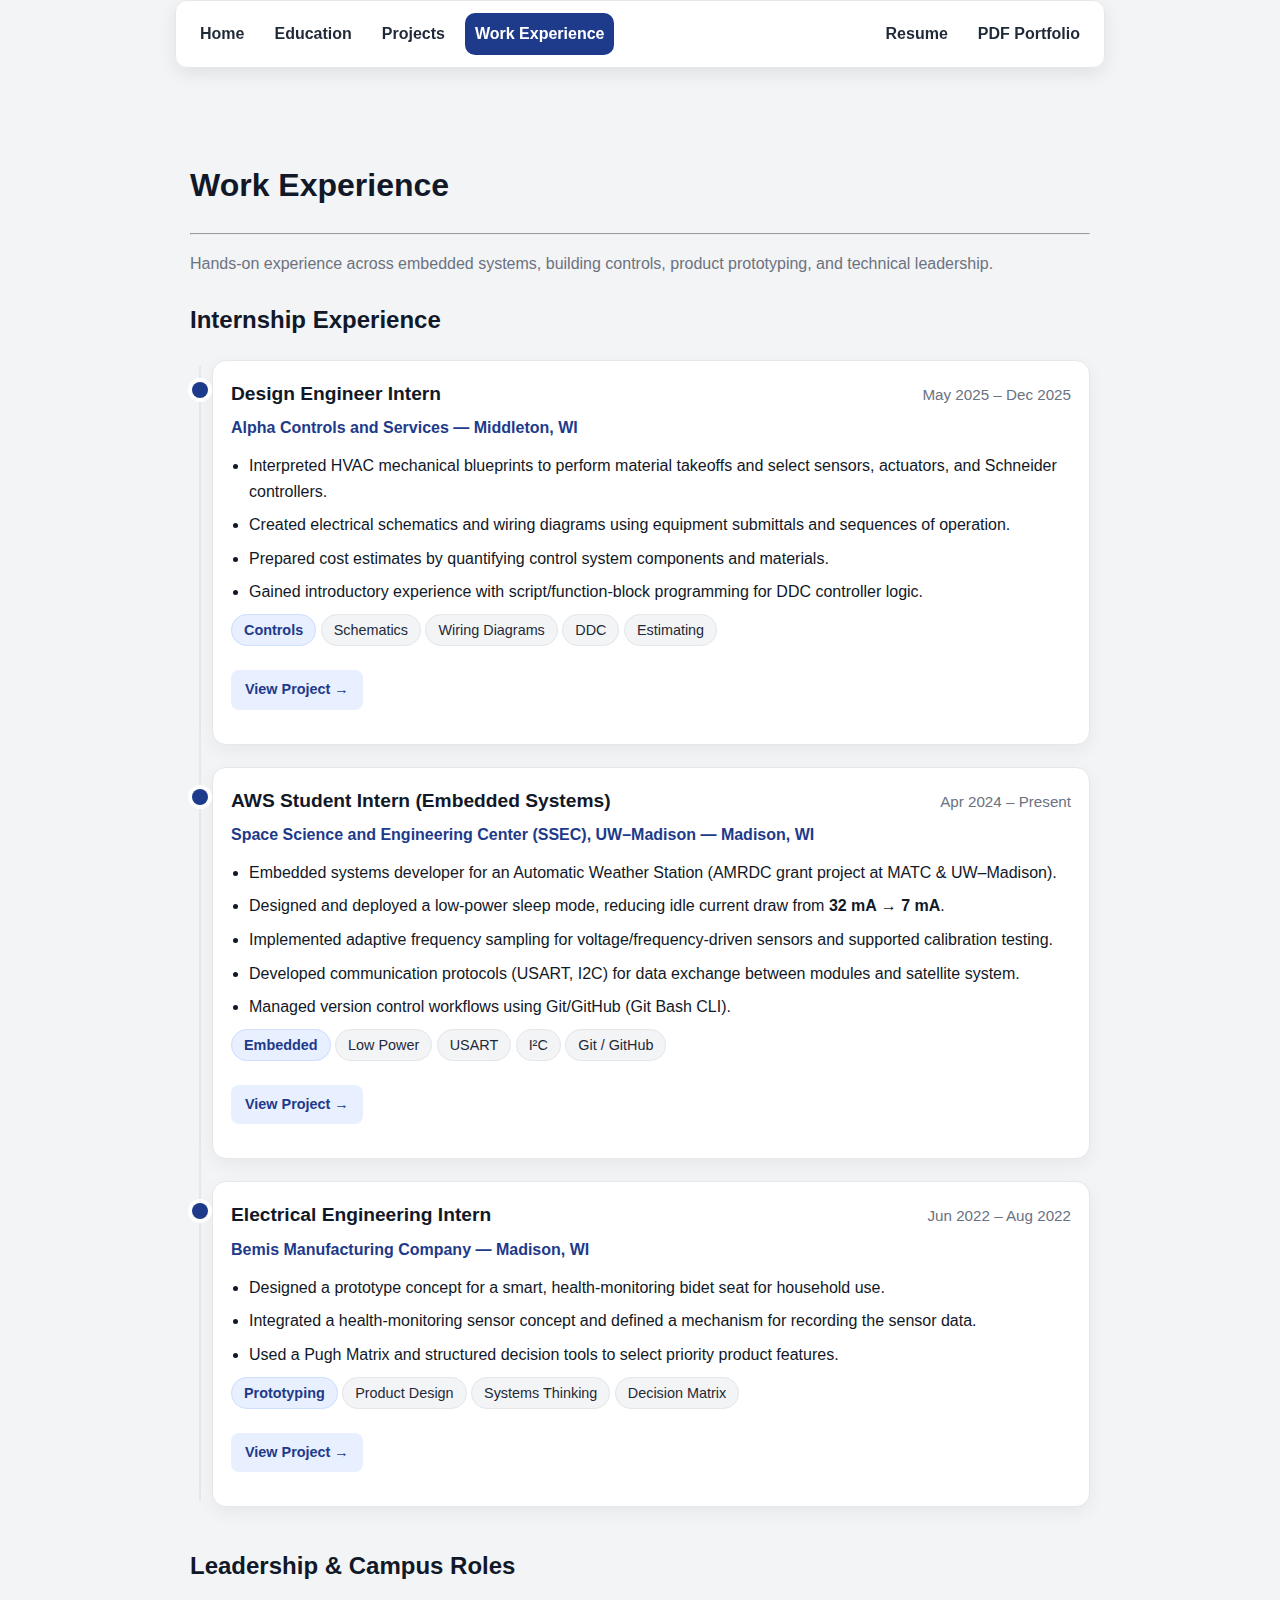
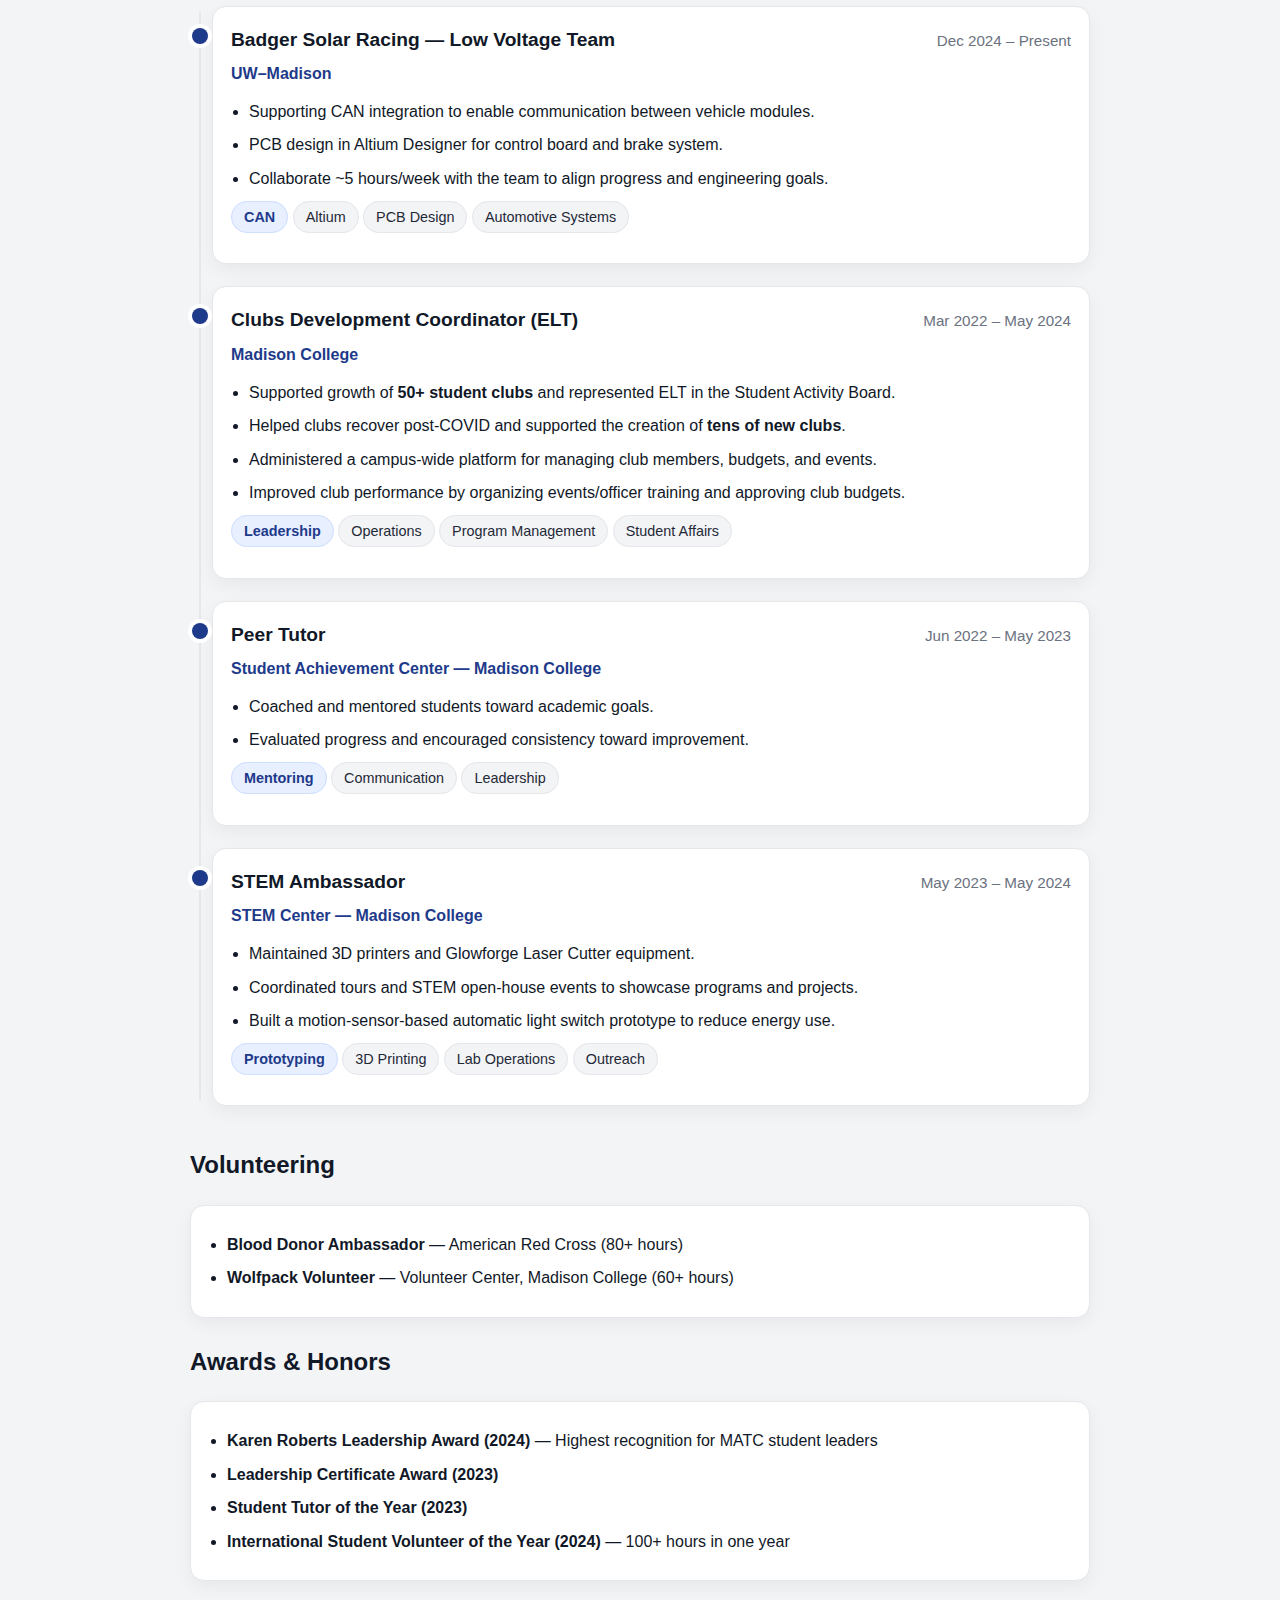
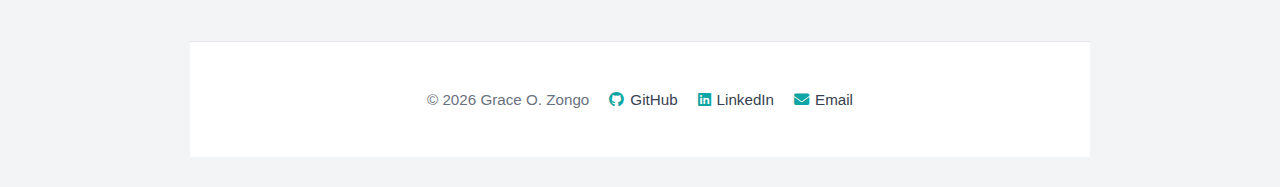
<file: work.html>
<!DOCTYPE html>
<html lang="en">
<head>
  <meta charset="UTF-8">
  <meta name="viewport" content="width=device-width, initial-scale=1">
  <title>Work Experience | Grace O. Zongo</title>
  <meta name="description" content="Grace O. Zongo's work experience — embedded systems intern at SSEC, design engineer intern at Alpha Controls, EE intern at Bemis, Badger Solar Racing, campus leadership, and volunteering.">
  <link rel="stylesheet" href="style.css">
  <link rel="stylesheet" href="https://cdnjs.cloudflare.com/ajax/libs/font-awesome/6.5.1/css/all.min.css">
</head>
<body>

<nav class="top-nav">
  <a href="index.html">Home</a>
  <a href="education.html">Education</a>
  <a href="projects.html">Projects</a>
  <a href="work.html" class="active">Work Experience</a>
  <span class="nav-spacer"></span>
  <a href="Grace_Zongo_Resume.pdf" target="_blank">Resume</a>
  <a href="Grace_Zongo_Portfolio.pdf" target="_blank">PDF Portfolio</a>
</nav>

<main class="page-content">

  <h1>Work Experience</h1>
  <hr class="accent-rule">

  <section class="work-intro">
    <p>Hands-on experience across embedded systems, building controls, product prototyping, and technical leadership.</p>
  </section>

  <!-- INTERNSHIPS -->
  <section>
    <h2>Internship Experience</h2>

    <section class="work-timeline">

      <div class="work-item">
        <div class="work-dot"></div>
        <div class="work-card">
          <div class="work-header">
            <h2>Design Engineer Intern</h2>
            <span class="work-dates">May 2025 – Dec 2025</span>
          </div>
          <p class="work-org">Alpha Controls and Services — Middleton, WI</p>
          <ul class="work-bullets">
            <li>Interpreted HVAC mechanical blueprints to perform material takeoffs and select sensors, actuators, and Schneider controllers.</li>
            <li>Created electrical schematics and wiring diagrams using equipment submittals and sequences of operation.</li>
            <li>Prepared cost estimates by quantifying control system components and materials.</li>
            <li>Gained introductory experience with script/function-block programming for DDC controller logic.</li>
          </ul>
          <p class="work-tags">
            <span class="chip chip-primary">Controls</span>
            <span class="chip">Schematics</span>
            <span class="chip">Wiring Diagrams</span>
            <span class="chip">DDC</span>
            <span class="chip">Estimating</span>
          </p>
          <p style="margin-top:12px;">
            <a href="ACS.html" class="project-link">View Project →</a>
          </p>
        </div>
      </div>

      <div class="work-item">
        <div class="work-dot"></div>
        <div class="work-card">
          <div class="work-header">
            <h2>AWS Student Intern (Embedded Systems)</h2>
            <span class="work-dates">Apr 2024 – Present</span>
          </div>
          <p class="work-org">Space Science and Engineering Center (SSEC), UW–Madison — Madison, WI</p>
          <ul class="work-bullets">
            <li>Embedded systems developer for an Automatic Weather Station (AMRDC grant project at MATC &amp; UW–Madison).</li>
            <li>Designed and deployed a low-power sleep mode, reducing idle current draw from <strong>32 mA → 7 mA</strong>.</li>
            <li>Implemented adaptive frequency sampling for voltage/frequency-driven sensors and supported calibration testing.</li>
            <li>Developed communication protocols (USART, I2C) for data exchange between modules and satellite system.</li>
            <li>Managed version control workflows using Git/GitHub (Git Bash CLI).</li>
          </ul>
          <p class="work-tags">
            <span class="chip chip-primary">Embedded</span>
            <span class="chip">Low Power</span>
            <span class="chip">USART</span>
            <span class="chip">I²C</span>
            <span class="chip">Git / GitHub</span>
          </p>
          <p style="margin-top:12px;">
            <a href="aws.html" class="project-link">View Project →</a>
          </p>
        </div>
      </div>

      <div class="work-item">
        <div class="work-dot"></div>
        <div class="work-card">
          <div class="work-header">
            <h2>Electrical Engineering Intern</h2>
            <span class="work-dates">Jun 2022 – Aug 2022</span>
          </div>
          <p class="work-org">Bemis Manufacturing Company — Madison, WI</p>
          <ul class="work-bullets">
            <li>Designed a prototype concept for a smart, health-monitoring bidet seat for household use.</li>
            <li>Integrated a health-monitoring sensor concept and defined a mechanism for recording the sensor data.</li>
            <li>Used a Pugh Matrix and structured decision tools to select priority product features.</li>
          </ul>
          <p class="work-tags">
            <span class="chip chip-primary">Prototyping</span>
            <span class="chip">Product Design</span>
            <span class="chip">Systems Thinking</span>
            <span class="chip">Decision Matrix</span>
          </p>
          <p style="margin-top:12px;">
            <a href="Bemis.html" class="project-link">View Project →</a>
          </p>
        </div>
      </div>

    </section>
  </section>

  <!-- LEADERSHIP -->
  <section>
    <h2>Leadership &amp; Campus Roles</h2>

    <section class="work-timeline">

      <div class="work-item">
        <div class="work-dot"></div>
        <div class="work-card">
          <div class="work-header">
            <h2>Badger Solar Racing — Low Voltage Team</h2>
            <span class="work-dates">Dec 2024 – Present</span>
          </div>
          <p class="work-org">UW–Madison</p>
          <ul class="work-bullets">
            <li>Supporting CAN integration to enable communication between vehicle modules.</li>
            <li>PCB design in Altium Designer for control board and brake system.</li>
            <li>Collaborate ~5 hours/week with the team to align progress and engineering goals.</li>
          </ul>
          <p class="work-tags">
            <span class="chip chip-primary">CAN</span>
            <span class="chip">Altium</span>
            <span class="chip">PCB Design</span>
            <span class="chip">Automotive Systems</span>
          </p>
        </div>
      </div>

      <div class="work-item">
        <div class="work-dot"></div>
        <div class="work-card">
          <div class="work-header">
            <h2>Clubs Development Coordinator (ELT)</h2>
            <span class="work-dates">Mar 2022 – May 2024</span>
          </div>
          <p class="work-org">Madison College</p>
          <ul class="work-bullets">
            <li>Supported growth of <strong>50+ student clubs</strong> and represented ELT in the Student Activity Board.</li>
            <li>Helped clubs recover post-COVID and supported the creation of <strong>tens of new clubs</strong>.</li>
            <li>Administered a campus-wide platform for managing club members, budgets, and events.</li>
            <li>Improved club performance by organizing events/officer training and approving club budgets.</li>
          </ul>
          <p class="work-tags">
            <span class="chip chip-primary">Leadership</span>
            <span class="chip">Operations</span>
            <span class="chip">Program Management</span>
            <span class="chip">Student Affairs</span>
          </p>
        </div>
      </div>

      <div class="work-item">
        <div class="work-dot"></div>
        <div class="work-card">
          <div class="work-header">
            <h2>Peer Tutor</h2>
            <span class="work-dates">Jun 2022 – May 2023</span>
          </div>
          <p class="work-org">Student Achievement Center — Madison College</p>
          <ul class="work-bullets">
            <li>Coached and mentored students toward academic goals.</li>
            <li>Evaluated progress and encouraged consistency toward improvement.</li>
          </ul>
          <p class="work-tags">
            <span class="chip chip-primary">Mentoring</span>
            <span class="chip">Communication</span>
            <span class="chip">Leadership</span>
          </p>
        </div>
      </div>

      <div class="work-item">
        <div class="work-dot"></div>
        <div class="work-card">
          <div class="work-header">
            <h2>STEM Ambassador</h2>
            <span class="work-dates">May 2023 – May 2024</span>
          </div>
          <p class="work-org">STEM Center — Madison College</p>
          <ul class="work-bullets">
            <li>Maintained 3D printers and Glowforge Laser Cutter equipment.</li>
            <li>Coordinated tours and STEM open-house events to showcase programs and projects.</li>
            <li>Built a motion-sensor-based automatic light switch prototype to reduce energy use.</li>
          </ul>
          <p class="work-tags">
            <span class="chip chip-primary">Prototyping</span>
            <span class="chip">3D Printing</span>
            <span class="chip">Lab Operations</span>
            <span class="chip">Outreach</span>
          </p>
        </div>
      </div>

    </section>
  </section>

  <!-- VOLUNTEERING -->
  <section>
    <h2>Volunteering</h2>
    <div class="edu-card">
      <ul class="award-list">
        <li><strong>Blood Donor Ambassador</strong> — American Red Cross (80+ hours)</li>
        <li><strong>Wolfpack Volunteer</strong> — Volunteer Center, Madison College (60+ hours)</li>
      </ul>
    </div>
  </section>

  <!-- AWARDS -->
  <section>
    <h2>Awards &amp; Honors</h2>
    <div class="edu-card">
      <ul class="award-list">
        <li><strong>Karen Roberts Leadership Award (2024)</strong> — Highest recognition for MATC student leaders</li>
        <li><strong>Leadership Certificate Award (2023)</strong></li>
        <li><strong>Student Tutor of the Year (2023)</strong></li>
        <li><strong>International Student Volunteer of the Year (2024)</strong> — 100+ hours in one year</li>
      </ul>
    </div>
  </section>

</main>

<footer>
  <p class="footer-links">
    © 2026 Grace O. Zongo
    <a href="https://github.com/zongr-ce" target="_blank"><i class="fa-brands fa-github"></i> GitHub</a>
    <a href="https://www.linkedin.com/in/grace-ozongo" target="_blank"><i class="fa-brands fa-linkedin"></i> LinkedIn</a>
    <a href="mailto:gzongo@wisc.edu" target="_blank"><i class="fa-solid fa-envelope"></i> Email</a>
  </p>
</footer>
</file>
<file: style.css>
:root {
  --primary: #1E3A8A;      /* Deep engineering blue */
  --accent: #0EA5A4;       /* Muted teal (embedded vibe) */
  --text-dark: #111827;    /* Near-black */
  --text-light: #6B7280;   /* Secondary text */
  --background: #F3F4F6;   /* Very light cool gray */
  --card-bg: #FFFFFF;      /* Cards */
  --border-light: #E5E7EB; /* Subtle borders */
}

body {
  font-family: Arial, sans-serif;
  margin: auto;
  padding: 30px;
  max-width: 900px;
  /*padding-top: 100px;*/ /* space only for top nav */
  line-height: 1.6;
  background: var(--background);
  color: var(--text-dark);
}

.card {
  background: var(--card-bg);
  padding: 20px 22px;
  border-radius: 14px;
  border: 1px solid var(--border-light);
  box-shadow: 0 6px 18px rgba(0,0,0,0.05);
  margin-bottom: 20px;
}

.page-content {
  margin: 130px auto 40px;
}

h1 {
  margin-top: 0;
  font-size: 2rem;
  color: var(--text-dark);
}

h2 {
  margin-top: 25px;
  color: var(--text-dark);
}

ul {
  margin-left: 20px;
}

img {
  max-width: 100%;
  height: auto;
  margin-top: 15px;
}

em {
  color: var(--text-light);
  font-size: 0.95em;
}

iframe {
  max-width: 100%;
  border: none;
}

/* ===== MEDIA GRIDS ===== */

.image-grid {
  display: grid;
  grid-template-columns: repeat(auto-fit, minmax(200px, 1fr));
  gap: 16px;
  max-width: 900px;
  margin: 20px auto;
}

.image-grid img {
  width: 100%;
  height: 200px;
  object-fit: cover;
  border-radius: 6px;
}

.image-grid figure {
  margin: 0;
}

figcaption {
  text-align: center;
  font-size: 0.9em;
  margin-top: 6px;
  color: var(--text-light);
}

.video-grid {
  display: grid;
  grid-template-columns: repeat(auto-fit, minmax(280px, 1fr));
  gap: 20px;
  max-width: 900px;
  margin: 20px auto;
}

.video-grid iframe {
  width: 100%;
  aspect-ratio: 9 / 16;
  max-height: 420px;
  border-radius: 8px;
}

/* ===== PROJECTS GRID ===== */

.project-grid {
  display: grid;
  grid-template-columns: repeat(auto-fit, minmax(260px, 1fr));
  gap: 24px;
  margin-top: 20px;
}

.project-card {
  text-decoration: none;
  color: inherit;
  border-radius: 10px;
  overflow: hidden;
  background: var(--card-bg);
  border: 1px solid var(--border-light);
  box-shadow: 0 4px 10px rgba(0,0,0,0.08);
  transition: transform 0.2s ease, box-shadow 0.2s ease;
}

.project-card:hover {
  transform: translateY(-4px);
  box-shadow: 0 8px 20px rgba(0,0,0,0.12);
}

.project-card img {
  width: 100%;
  height: 180px;
  object-fit: cover;
}

.project-card h3 {
  margin: 12px;
  color: var(--text-dark);
}

.project-card p {
  margin: 0 12px 16px;
  font-size: 0.95em;
  color: var(--text-light);
}

/* ===== HERO ===== */

.hero {
  display: flex;
  align-items: center;
  gap: 20px;
  margin-bottom: 30px;
}

.profile-photo {
  width: 95px;
  height: 95px;
  object-fit: cover;
  border-radius: 50%;
  border: 3px solid var(--border-light);
  box-shadow: 0 4px 10px rgba(0,0,0,0.1);
}

/* ===== TOP NAV ===== */

.top-nav {
  display: flex;
  flex-wrap: wrap;
  align-items: center;
  gap: 10px;
  padding: 12px 14px;
  background: var(--card-bg);
  border: 1px solid var(--border-light);
  border-radius: 12px;
  box-shadow: 0 4px 12px rgba(0,0,0,0.06);
}

/* ===== FIXED NAVIGATION ===== */

.top-nav {
  position: fixed;
  top: 0;
  left: 50%;
  transform: translateX(-50%);
  width: 100%;
  max-width: 900px;
  z-index: 9999;

  background: rgba(255, 255, 255, 0.95);
  backdrop-filter: blur(6px);
  border: 1px solid var(--border-light);
  box-shadow: 0 6px 18px rgba(0,0,0,0.08);
}

.top-nav a {
  text-decoration: none;
  color: #1f2937;
  font-weight: 600;
  padding: 8px 10px;
  border-radius: 10px;
  transition: background 0.15s ease, color 0.15s ease, transform 0.15s ease;
}

.top-nav a:hover {
  background: #E0F2FE;
  color: var(--primary);
  transform: translateY(-2px);
}

.top-nav .nav-spacer {
  flex: 1;
}

.top-nav a.active {
  background: var(--primary);
  color: #ffffff;
}

/* ===== SUMMARY ===== */

.summary {
  margin: 30px 0;
  padding: 20px;
  background: var(--card-bg);
  border-radius: 12px;
  box-shadow: 0 4px 12px rgba(0,0,0,0.05);
  border: 1px solid var(--border-light);
}

.summary h2 {
  margin-top: 0;
}

.summary p {
  margin-bottom: 12px;
  color: var(--text-dark);
}

/* ===== DOWNLOAD SECTION ===== */

.downloads {
  margin: 40px 0;
}

.download-buttons {
  display: grid;
  grid-template-columns: repeat(auto-fit, minmax(260px, 1fr));
  gap: 20px;
  margin-top: 15px;
}

.download-card {
  display: flex;
  align-items: center;
  gap: 16px;
  text-decoration: none;
  color: #1f2937;
  padding: 18px;
  background: var(--card-bg);
  border-radius: 14px;
  border: 1px solid var(--border-light);
  box-shadow: 0 6px 18px rgba(0,0,0,0.06);
  transition: all 0.25s ease;
}

.download-card i {
  font-size: 1.6rem;
  color: var(--accent);
}

.download-card p {
  margin: 4px 0 0;
  font-size: 0.9rem;
  color: var(--text-light);
}

.download-card:hover {
  transform: translateY(-4px);
  box-shadow: 0 10px 24px rgba(0,0,0,0.1);
}

/* ===== FOOTER ===== */

footer {
  margin-top: 60px;
  padding: 30px 0;
  text-align: center;
  background: var(--card-bg);
  border-top: 1px solid var(--border-light);
}

.footer-links {
  display: flex;
  justify-content: center;
  flex-wrap: wrap;
  gap: 20px;
  align-items: center;
  font-size: 0.95rem;
  color: var(--text-light);
}

.footer-links a {
  text-decoration: none;
  color: #374151;
  display: flex;
  align-items: center;
  gap: 6px;
  transition: color 0.2s ease, transform 0.2s ease;
}

.footer-links a:hover {
  color: var(--primary);
  transform: translateY(-2px);
}

.footer-links i {
  color: var(--accent);
}

/* ===== PROJECT SUB-NAV (PROJECTS PAGE) ===== */

.project-nav {
  margin: 20px 0 30px;
  padding: 16px;
  background: var(--card-bg);
  border-radius: 12px;
  border: 1px solid var(--border-light);
  box-shadow: 0 4px 12px rgba(0,0,0,0.05);
}

.project-nav h3 {
  margin-top: 0;
  font-size: 1rem;
  color: var(--text-light);
}

.project-links {
  display: flex;
  flex-wrap: wrap;
  gap: 10px;
  margin-top: 10px;
}

.project-links a {
  text-decoration: none;
  padding: 6px 12px;
  border-radius: 20px;
  background: #f3f4f6;
  color: #1f2937;
  font-size: 0.9rem;
  transition: all 0.2s ease;
}

.project-links a:hover {
  background: var(--primary);
  color: #ffffff;
}

/* ===== EDUCATION: TIMELINE + AWARDS + COURSEWORK ===== */

.timeline {
  position: relative;
  margin: 30px 0 40px;
  padding-left: 22px;
}

.timeline::before {
  content: "";
  position: absolute;
  left: 9px;
  top: 6px;
  bottom: 6px;
  width: 2px;
  background: var(--border-light);
}

.timeline-item {
  position: relative;
  margin-bottom: 22px;
}

.timeline-dot {
  position: absolute;
  left: -20px;
  top: 18px;
  width: 16px;
  height: 16px;
  background: var(--primary);
  border-radius: 50%;
  box-shadow: 0 0 0 4px var(--card-bg);
  z-index: 2;
}

.timeline-content {
  background: var(--card-bg);
  padding: 18px 18px 16px;
  border-radius: 14px;
  border: 1px solid var(--border-light);
  box-shadow: 0 6px 18px rgba(0,0,0,0.05);
}

.timeline-content h2 {
  margin: 0 0 6px;
}

.edu-degree {
  font-weight: 700;
  color: var(--primary);
  margin: 0 0 6px;
}

.edu-meta {
  color: var(--text-light);
  margin: 0 0 10px;
}

.edu-section {
  margin: 30px 0;
}

.edu-card {
  background: var(--card-bg);
  padding: 18px;
  border-radius: 14px;
  border: 1px solid var(--border-light);
  box-shadow: 0 6px 18px rgba(0,0,0,0.05);
}

.award-list {
  margin: 0;
  padding-left: 18px;
}

.award-list li {
  margin: 8px 0;
}

.course-grid {
  display: flex;
  flex-wrap: wrap;
  gap: 10px;
  margin-top: 14px;
}

.chip {
  background: #f3f4f6;
  padding: 7px 12px;
  border-radius: 999px;
  font-size: 0.9rem;
  color: #1f2937;
  border: 1px solid var(--border-light);
}

.chip-primary {
  background: #e8efff;
  border-color: #cfe0ff;
  color: var(--primary);
  font-weight: 700;
}

.edu-note {
  margin: 8px 0 0;
  color: var(--text-light);
  font-size: 0.95rem;
}

/* ===== BACK BUTTON ===== */

.back-link {
  margin: 10px 0 20px;
}

.back-link a {
  display: inline-flex;
  align-items: center;
  gap: 8px;
  text-decoration: none;
  font-weight: 700;
  color: var(--primary);
  background: var(--card-bg);
  padding: 10px 14px;
  border-radius: 12px;
  border: 1px solid var(--border-light);
  box-shadow: 0 6px 18px rgba(0,0,0,0.05);
  transition: transform 0.2s ease, box-shadow 0.2s ease, background 0.2s ease;
}

.back-link a:hover {
  background: #f1f5ff;
  transform: translateY(-2px);
  box-shadow: 0 10px 22px rgba(0,0,0,0.08);
}

/* ===== WORK PAGE ===== */

.work-intro {
  margin: 10px 0 24px;
  color: var(--text-light);
}

.work-timeline {
  position: relative;
  padding-left: 22px;
  margin: 20px 0 40px;
}

.work-timeline::before {
  content: "";
  position: absolute;
  left: 9px;
  top: 6px;
  bottom: 6px;
  width: 2px;
  background: var(--border-light);
}

.work-item {
  position: relative;
  margin-bottom: 22px;
}

.work-dot {
  position: absolute;
  left: -20px;
  top: 22px;
  width: 16px;
  height: 16px;
  background: var(--primary);
  border-radius: 50%;
  box-shadow: 0 0 0 4px var(--card-bg);
  z-index: 2;
}

.work-card {
  background: var(--card-bg);
  padding: 18px;
  border-radius: 14px;
  border: 1px solid var(--border-light);
  box-shadow: 0 6px 18px rgba(0,0,0,0.05);
}

.work-header {
  display: flex;
  flex-wrap: wrap;
  justify-content: space-between;
  align-items: baseline;
  gap: 10px;
}

.work-header h2 {
  margin: 0;
  font-size: 1.2rem;
  color: var(--text-dark);
}

.work-dates {
  color: var(--text-light);
  font-size: 0.95rem;
}

.work-org {
  margin: 6px 0 12px;
  font-weight: 700;
  color: var(--primary);
}

.work-bullets {
  margin: 0;
  padding-left: 18px;
}

.work-bullets li {
  margin: 8px 0;
}

.work-tags {
  margin-top: 12px;
}

/* =========================
   PROJECT NEXT / PREVIOUS
   ========================= */

.project-pagination {
  display: flex;
  justify-content: space-between;
  align-items: stretch;
  gap: 16px;
  margin: 50px 0 20px;
}

.project-pagination a {
  flex: 1;
  display: flex;
  flex-direction: column;
  justify-content: center;
  padding: 18px 22px;
  text-decoration: none;
  border-radius: 16px;
  background: var(--card-bg);
  border: 1px solid var(--border-light);
  box-shadow: 0 8px 24px rgba(0,0,0,0.05);
  transition: all 0.25s ease;
  font-weight: 600;
  color: var(--primary);
  min-height: 70px;
}

.project-pagination a:hover {
  transform: translateY(-4px);
  box-shadow: 0 14px 30px rgba(0,0,0,0.10);
  background: #f1f5ff;
}

.project-pagination .prev {
  text-align: left;
}

.project-pagination .next {
  text-align: right;
}

.project-pagination .prev::before {
  content: "← ";
  font-weight: 700;
}

.project-pagination .next::after {
  content: " →";
  font-weight: 700;
}

@media (max-width: 700px) {
  .project-pagination {
    flex-direction: column;
  }

  .project-pagination .next,
  .project-pagination .prev {
    text-align: center;
  }
}


/* ===== MINIMAL BREADCRUMBS ===== */

.breadcrumbs {
  position: sticky;
  top: 65px; /* below fixed nav */
  z-index: 900;
  margin: 20px 0 18px;
  background: var(--background);
}

.crumbs {
  list-style: none;
  padding: 0;
  margin: 0;
  display: flex;
  flex-wrap: wrap;
  gap: 6px;
  font-size: 0.88rem;
  color: var(--text-light);
}

.crumbs li {
  display: inline-flex;
  align-items: center;
}

/* separator */
.crumbs li:not(:last-child)::after {
  content: "›";
  margin: 0 6px;
  color: #9CA3AF;
}

.crumbs a {
  text-decoration: none;
  color: var(--primary);
  font-weight: 600;
}

.crumbs a:hover {
  text-decoration: underline;
  text-underline-offset: 3px;
}

.crumbs [aria-current="page"] span {
  color: var(--text-dark);
  font-weight: 700;
}

.video-container {
  position: relative;
  padding-bottom: 56.25%; /* 16:9 Aspect Ratio */
  height: 0;
  overflow: hidden;
  margin-bottom: 20px;
}

.video-container iframe {
  position: absolute;
  top: 0;
  left: 0;
  width: 100%;
  height: 100%;
  border: 0;
}

.metric-highlight {
  background-color: #f0f7ff; /* Light blue tint */
  border-left: 4px solid #007bff; /* Primary color accent */
  padding: 10px 15px;
  margin: 10px 0;
  font-weight: bold;
}

@media (max-width: 700px) {

  .breadcrumbs {
    top: 95px;
  }

  body {
    padding-top: 120px;
  }

}

.project-link {
  display: inline-flex;
  align-items: center;
  gap: 6px;
  margin-top: 12px;
  padding: 8px 14px;

  font-weight: 600;
  font-size: 0.9rem;
  text-decoration: none;

  color: var(--primary);
  background: #e8efff;
  border-radius: 8px;

  transition: all 0.2s ease;
}

.project-link:hover {
  background: var(--primary);
  color: #ffffff;
  transform: translateY(-2px);
}
</file>
